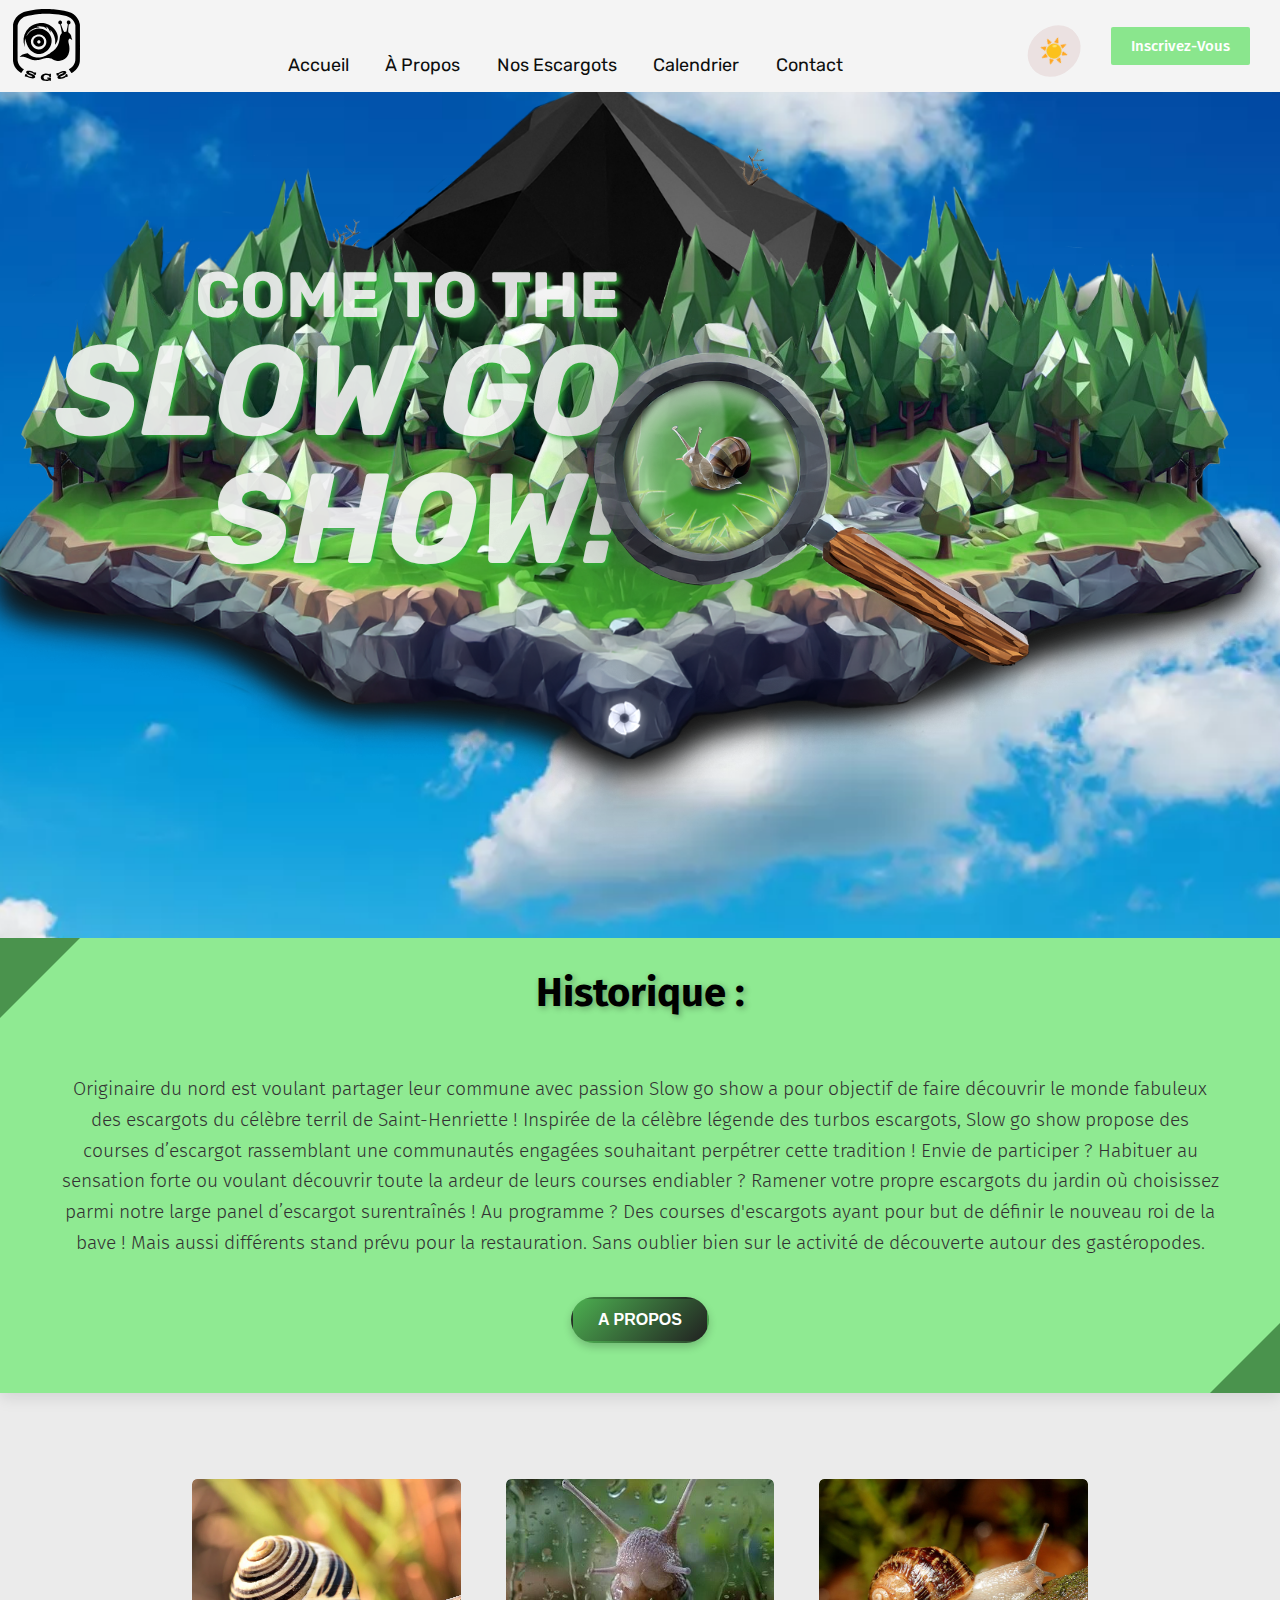
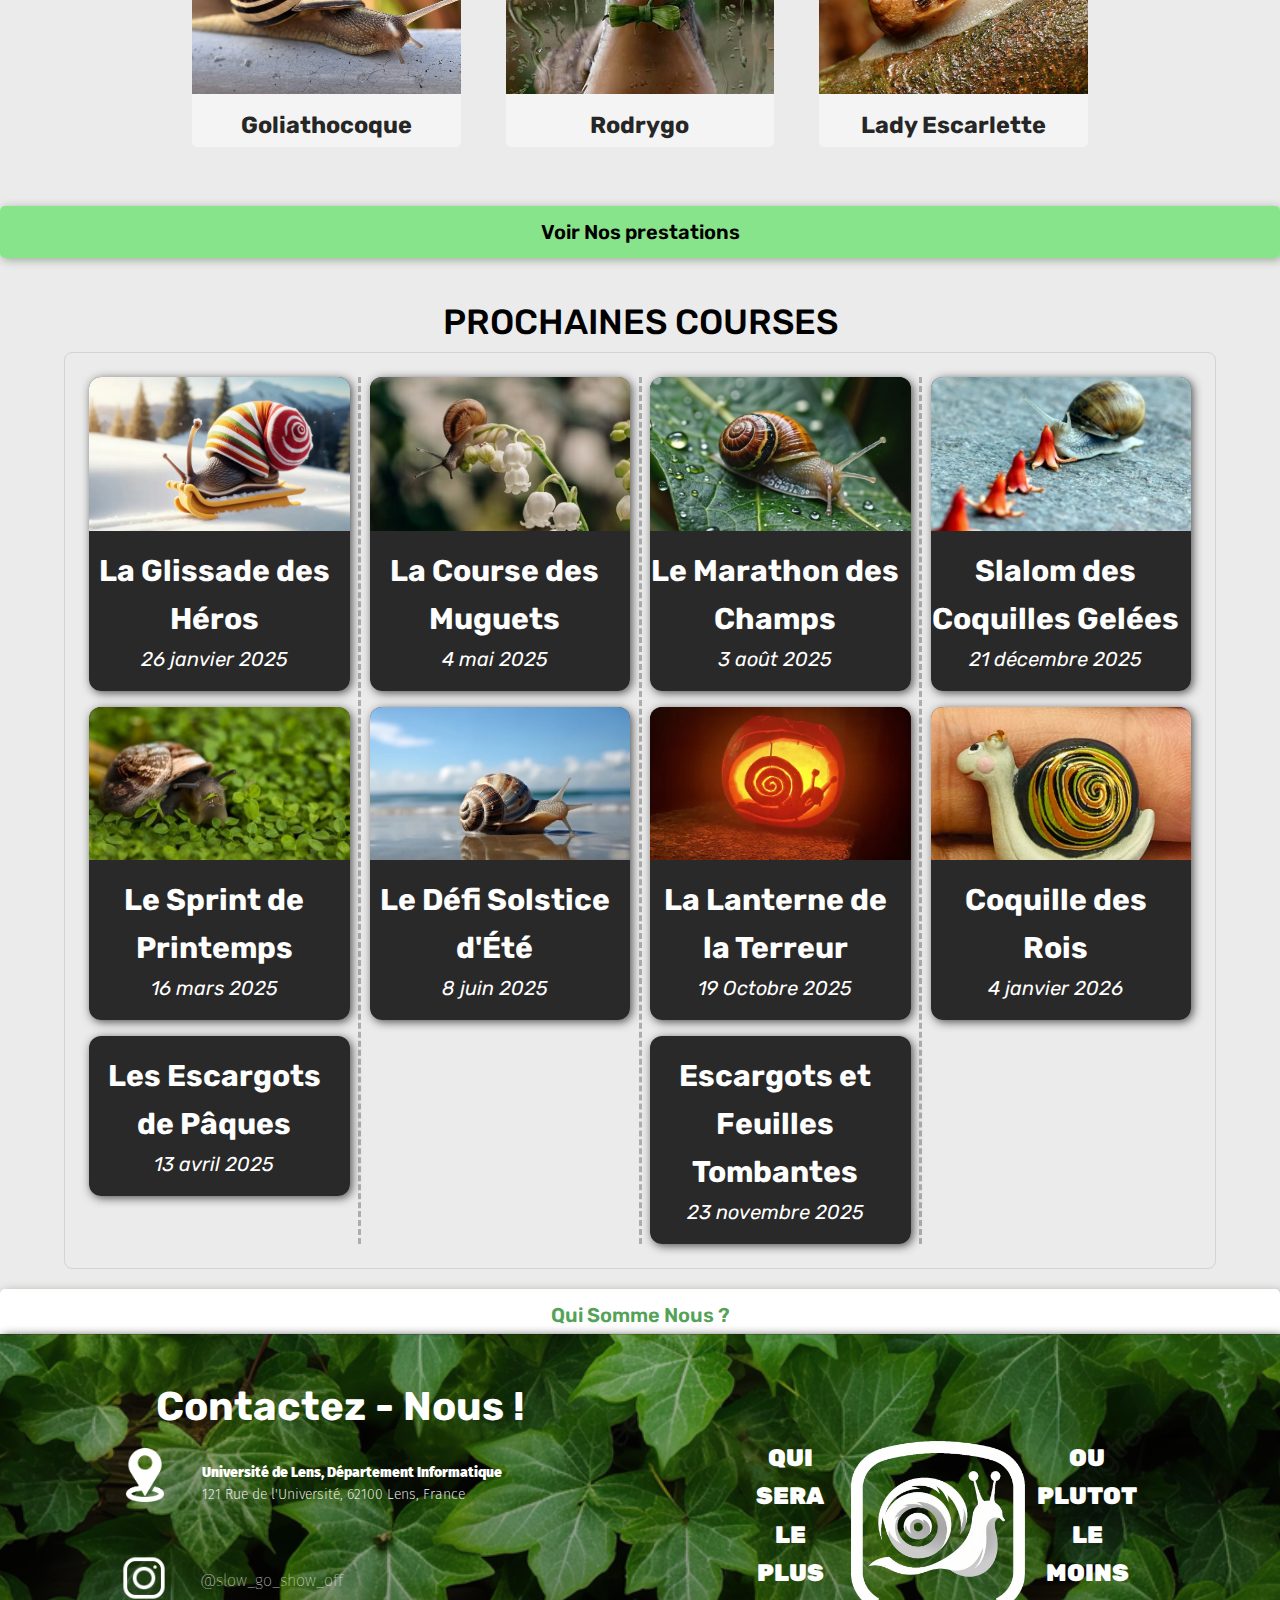
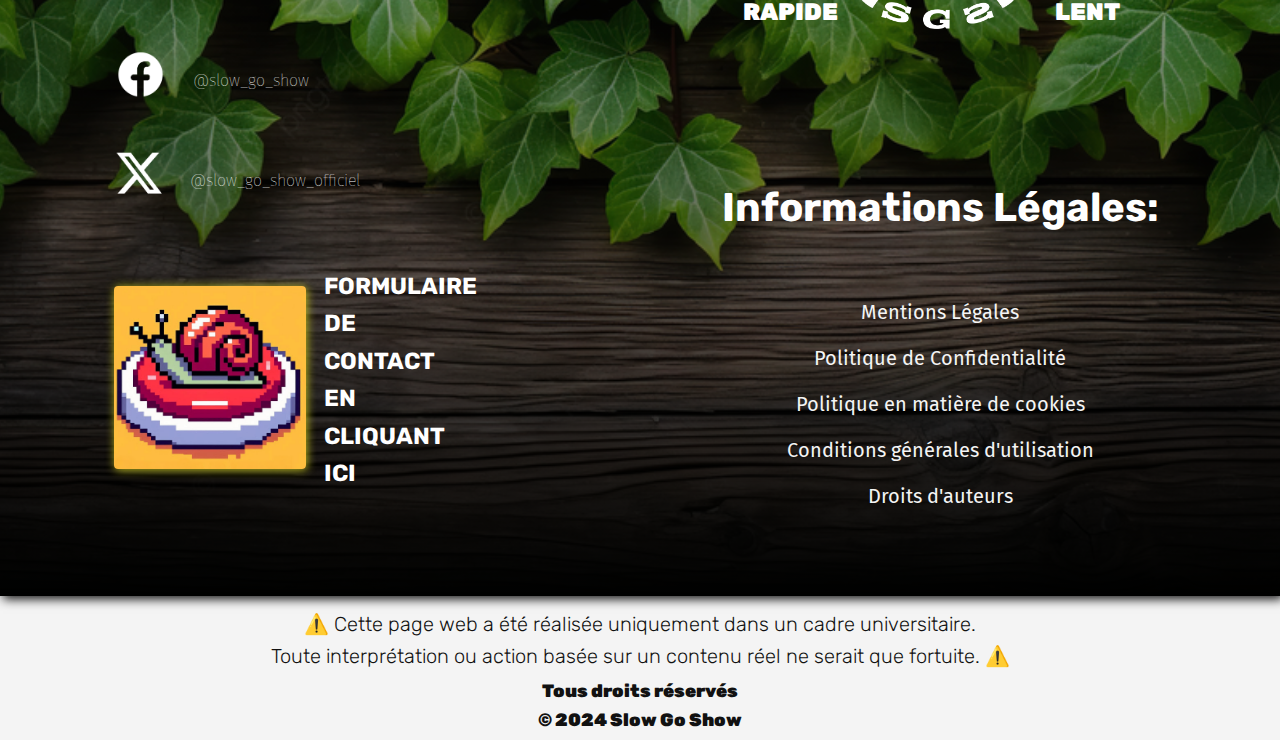
<file: index.html>
<!DOCTYPE html>
<html lang="fr">
  <head>
    <meta charset="UTF-8" />
    <link rel="icon" type="image/svg+xml" href="images/logo_white.svg" />
    <!-- Logo d'onglet de Navigation -->
    <meta name="viewport" content="width=device-width, initial-scale=1.0" />
    <title>Home</title>
    <link href="style.css" rel="stylesheet" />
    <link href="https://fonts.googleapis.com/css2?family=Rubik:wght@300;400;500;700&display=swap" rel="stylesheet"/>
    <!-- Police utilisé pour le Titre Principal-->
    <link href="https://fonts.googleapis.com/css2?family=Fira+Sans:wght@400;700&display=swap" rel="stylesheet"/>
  </head>

  <body>
    <header>
      <a href="index.html">
        <div class="logo">
          <img src="images/logo_black.svg" class="black"/>
          <img src="images/logo_white.svg" class="white"/>
        </div>
      </a>

      <!-- Barre de Navigation -->
      <nav>
        <a href="#accueil">Accueil</a>
        <a href="#propos">À Propos</a>
        <a href="#escargots">Nos Escargots</a>
        <a href="#calendrier">Calendrier</a>
        <a href="#contacter">Contact</a>
      </nav>

      <!-- Bouton ☀️ / 🌙 -->
      <div class="theme-switcher">
        <input type="checkbox" id="nuit_jour"/>
        <label for="nuit_jour" class="nuit_jour_label"></label>
      </div>

      <!-- Login -->
      <a href="FormulaireInscription/FormulaireInscription.html">
        <button class="login">Inscrivez-Vous</button>
      </a>
    </header>

    <!-- Parallaxe -->
    <div class="parallax" id="accueil">
      <div class="titre">
        <h1 class="titre_principal"><span>COME TO THE</span> SLOW GO SHOW!</h1>
      </div>

      <!-- Chaque Plan -->
      <img class="parallax__loupe1" src="images/loupe1.svg" alt=""/>
      <!-- Loupe Instrument -->
      <img class="parallax__loupe2" src="images/loupe2.svg" alt=""/>
      <!-- Loupe Contenu -->
      <img class="parallax__back" src="images/background.svg" alt=""/>
      <!-- Ciel -->
      <img class="parallax__back2" src="images/background.svg" alt=""/>
      <!-- Ciel Prolongement -->
      <img class="parallax__first" src="images/first.svg" alt=""/>
      <!-- Premier Plan (Forêt) -->
      <img class="parallax__deuxieme" src="images/2nd.svg" alt=""/>
      <!-- Second Plan (Arbres) -->
      <img class="parallax__terril" src="images/terril.svg" alt=""/>
      <!-- Arriere Plan (Terril) -->
    </div>

    <!-- Presentation -->
    <section class="presentation" id="propos">
      <h1>Historique :</h1>
      <p>
        Originaire du nord est voulant partager leur commune avec passion Slow
        go show a pour objectif de faire découvrir le monde fabuleux des
        escargots du célèbre terril de Saint-Henriette ! Inspirée de la célèbre
        légende des turbos escargots, Slow go show propose des courses
        d’escargot rassemblant une communautés engagées souhaitant perpétrer
        cette tradition ! Envie de participer ? Habituer au sensation forte ou
        voulant découvrir toute la ardeur de leurs courses endiabler ? Ramener
        votre propre escargots du jardin où choisissez parmi notre large panel
        d’escargot surentraînés ! Au programme ? Des courses d'escargots ayant
        pour but de définir le nouveau roi de la bave ! Mais aussi différents
        stand prévu pour la restauration. Sans oublier bien sur le activité de
        découverte autour des gastéropodes.
      </p>
      <a href="PresentationEntreprise/PresentationEntreprise.html">
        <button>A Propos</button>
      </a>
    </section>

    <!-- Escargots Phares -->
    <section class="escargots" id="escargots">
      <!-- N°1 -->
      <div class="escargot">
        <img src="images/escargot2.svg" alt="Goliathocoque" title="Goliathocoque"/>
        <h3>Goliathocoque</h3>
        <p class="detail"> Le titan de l'arène n'a que faire de la course, son but : écraser la concurrence<br />
          <a href="escargots.html">
            <button>En Savoir Plus</button>
          </a>
        </p>
      </div>

      <!-- N°2 -->
      <div class="escargot">
        <img src="images/escargot4.svg" alt="Rodrygo" title="Rodrygo" />
        <h3>Rodrygo</h3>
        <p class="detail">
          Surnomé L'éclair à ses début, Rodrygo est un as de la glisse. Après
          études, sa bave à été défini comme 150% plus glissante que la moyenne
          !<br /><a href="escargots.html"><button>En Savoir Plus</button></a>
        </p>
      </div>

      <!-- N°3 -->
      <div class="escargot">
        <img src="images/escargot3.svg"
          alt="Lady Escarlette"
          title="Lady Escarlette"/>
        <h3>Lady Escarlette</h3>
        <p class="detail">
          Reine des sous-bois, sans être la plus rapide, c'est la plus
          intelligente et n'hesitera pas à s'en servir à son avantage !<br /><a
            href="escargots.html"
            ><button>En Savoir Plus</button></a
          >
        </p>
      </div>
    </section>
    <!-- Redirection vers tous les escargots (HTML)  -->
    <div class="bouton_escargot">
      <a href="Prestation/Prestation.html"> Voir Nos prestations</a>
    </div>

    <!-- Calendrier -->
    <div class="calendrier" id="calendrier">
      <h1>Prochaines courses</h1>
      <ol>
        <li>
          <img src="images/neige.svg" title="Glissade des Héros" alt="neige"/>
          <span>La Glissade des Héros</span>
          <span>26 janvier 2025</span>
        </li>
        <li>
          <img src="images/aout.svg" title="Sprint de Printemps" alt="aout"/>
          <span>Le Sprint de Printemps</span>
          <span>16 mars 2025</span>
        </li>
        <li>
          <span>Les Escargots de Pâques</span>
          <span>13 avril 2025</span>
        </li>
        <li>
          <img src="images/muget.svg" title="Course des Muguets" alt="muget" />
          <span>La Course des Muguets</span>
          <span>4 mai 2025</span>
        </li>
        <li>
          <img src="images/ete.svg" title="Solstice d'Été" alt="ete"/>
          <span>Le Défi Solstice d'Été</span>
          <span>8 juin 2025</span>
        </li>
        <li>
          <span>Le Marathon des Champs</span>
          <span>3 août 2025</span>
          <img src="images/champs.svg" title="Marathon des Champs" alt="champs"/>
        </li>
        <li>
          <img src="images/halloween.svg" title="Lanterne de la Terreur" alt="halloween" />
          <span>La Lanterne de la Terreur</span>
          <span>19 Octobre 2025</span>
        </li>
        <li>
          <span>Escargots et Feuilles Tombantes</span>
          <span>23 novembre 2025</span>
        </li>
        <li>
          <img src="images/slalom.svg" title="Slalom des Coquilles Gelées" alt="slalom"/>
          <span>Slalom des Coquilles Gelées</span>
          <span>21 décembre 2025</span>
        </li>
        <li>
          <img src="images/roi.svg" title="Coquille des Rois" alt="roi" />
          <span>Coquille des Rois</span>
          <span>4 janvier 2026</span>
        </li>
      </ol>
    </div>
    <div class="boutton_createur">
      <a href="PresentationPatron/PresentationPatron.html">
        Qui Somme Nous ?</a
      >
    </div>

    <!-- Footer -->
    <div class="footer">
      <div class="haut-gauche" id="contacter">
        <h2>Contactez - Nous !</h2>
        <div class="Residence">
          <a href="https://urlr.me/ce5WXz" target="_blank"
            ><img class="localisation" src="images/localisation.svg" href="toto.html" alt="localisation"/>
        </a>
          <h3 class="emplacement">
            <strong>Université de Lens, Département Informatique</strong
            ><br />121 Rue de l'Université, 62100 Lens, France
          </h3>
        </div>
        <div class="reseaux1">
          <a href="https://www.instagram.com" target="_blank">
            <img class="insta" src="images/insta.svg" alt="insta"/></a>
          <h3 class="Reseaux" id="iut">@slow_go_show_off</h3>
          <br />
        </div>
        <div class="reseaux2">
          <a href="https://www.facebook.com" target="_blank">
            <img class="face" src="images/facebook.svg" alt="facebook"/>
          </a>
          <h3 class="Reseaux" id="iut2">@slow_go_show</h3>
          <br />
        </div>
        <div class="reseaux3">
          <a href="https://www.x.com" target="_blank">
            <img class="x" src="images/x.svg" alt="x"/>
          </a>
          <h3 class="Reseaux" id="iut3">@slow_go_show_off​iciel</h3>
        </div>
      </div>

      <div class="haut-droit">
        <p id="gauche">
          Qui<br />sera<br />
          le<br />plus<br />
          rapide
        </p>
        <img src="images/logo_white.svg" alt="logo_white"/>
        <p id="droite">
          Ou<br />plutot<br />
          le<br />moins<br />
          lent
        </p>
      </div>
      <div class="bas-gauche">
        <a href="FormulaireContact/FormulaireContact.html">
          <img class="pixl_escargot" src="images/Designer.svg" alt="Designer"/>
        </a>
        <h3>
          Formulaire <br />
          de <br />
          Contact <br />
          en <br />
          cliquant<br />
          ici
        </h3>
      </div>

      <div class="bas-droit">
        <h2>Informations Légales:</h2>
        <br />
        <a href="Mentions_legales.html">Mentions Légales</a><br />
        <a href="politique_confidentialite.html">Politique de Confidentialité</a
        ><br />
        <a href="politique_cookies.html">Politique en matière de cookies</a
        ><br />
        <a href="condition_g.html">Conditions générales d'utilisation</a><br />
        <a href="droits_dauteur.html">Droits d'auteurs</a>
      </div>
    </div>

    <!-- Modalité -->
    <footer>
      <p class="Modalite">
        ⚠️ Cette page web a été réalisée uniquement dans un cadre
        universitaire.<br />
        Toute interprétation ou action basée sur un contenu réel ne serait que
        fortuite. ⚠️
      </p>
      <h4 class="copyright">
        Tous droits réservés<br />&copy; 2024 Slow Go Show
      </h4>
    </footer>

    <!-- Script Js pour Effet parallaxe -->
    <script>
      const parallaxElements = document.querySelectorAll(
        ".parallax__back, .parallax__back_nuit, .parallax__first, .parallax__deuxieme, .parallax__terril, .parallax__loupe1, .parallax__loupe2, titre_principal"
      );
      window.addEventListener("scroll", () => {
        const scrollX = window.scrollX;
        const scrollY = window.scrollY;
        parallaxElements.forEach((element) => {
          const speed =
            parseFloat(
              getComputedStyle(element).getPropertyValue("--parallax-speed")
            ) || 0;
          const directionX =
            parseFloat(
              getComputedStyle(element).getPropertyValue("--direction-x")
            ) || 0;
          const directionY =
            parseFloat(
              getComputedStyle(element).getPropertyValue("--direction-y")
            ) || 1;
          const flou =
            parseFloat(getComputedStyle(element).getPropertyValue("--flou")) ||
            1;
          element.style.transform = `translate(${
            scrollX * directionX * speed * 2
          }px, ${scrollY * directionY * speed * 0.2}px)`;
          element.style.filter = `blur(${flou * scrollY * 0.003}px)`;
        });
      });
    </script>
  </body>
</html>
</file>
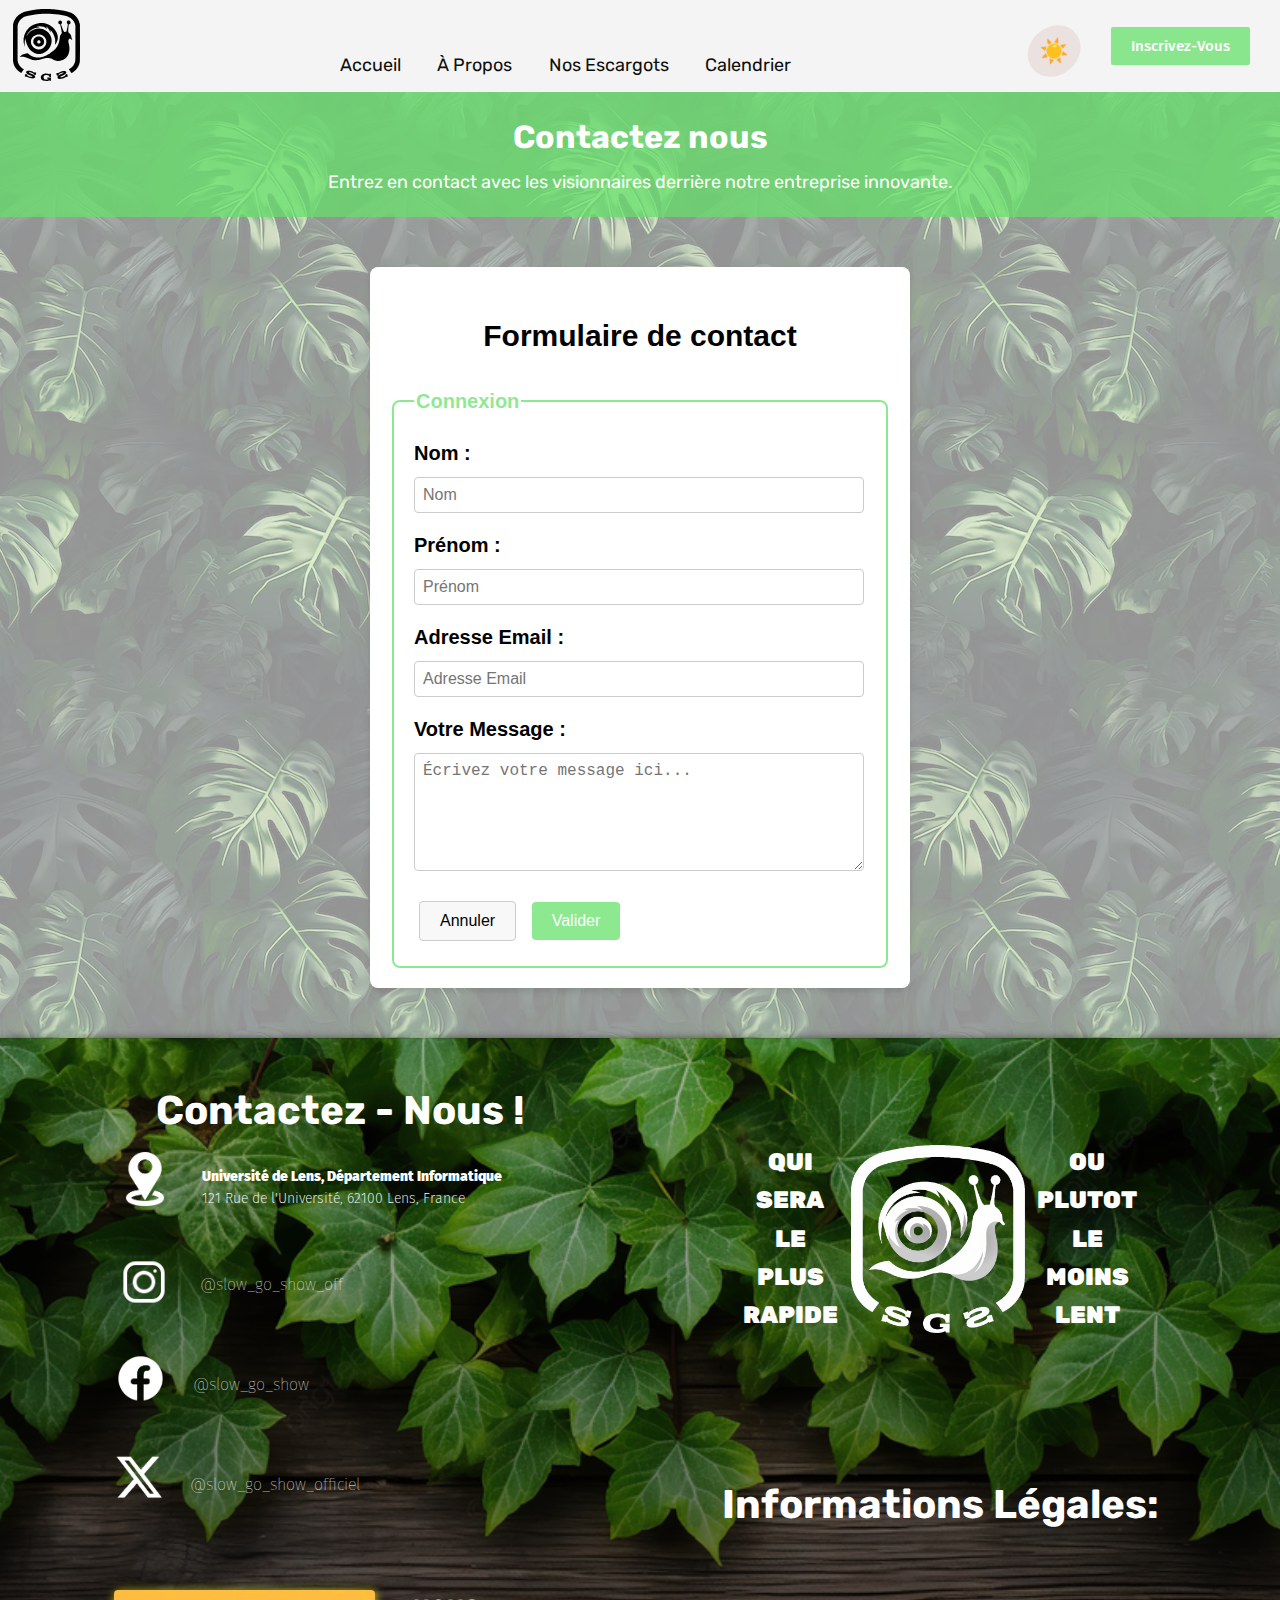
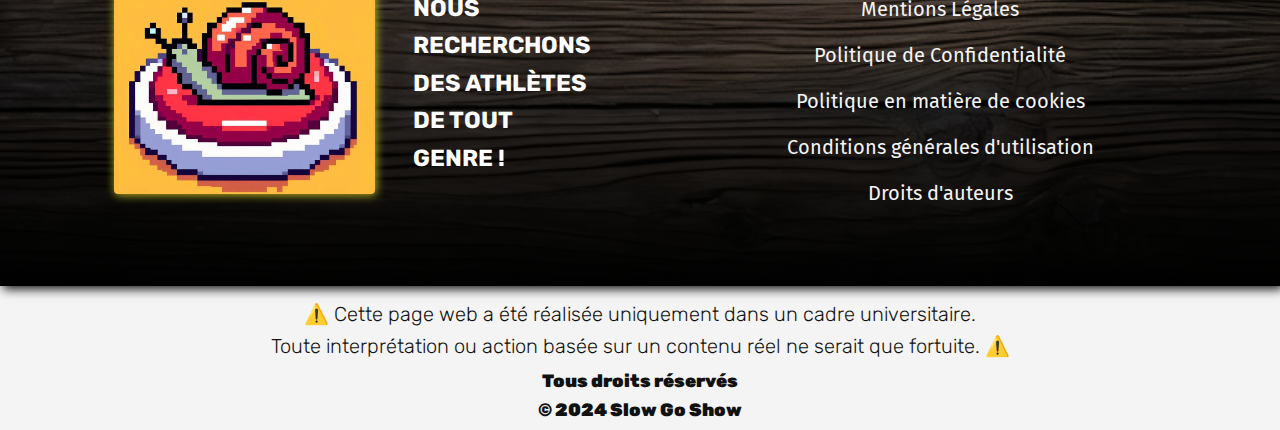
<file: FormulaireContact/FormulaireContact.html>
<!DOCTYPE html>
<html lang="fr">
  <head>
    <meta charset="UTF-8" />
    <link rel="icon" type="image/svg+xml" href="../images/logo_white.svg" />
    <!-- Logo d'onglet de Navigation -->
    <meta name="viewport" content="width=device-width, initial-scale=1.0" />
    <title>Contact</title>
    <link href="FormulaireContact.css" rel="stylesheet" />
    <link
      href="https://fonts.googleapis.com/css2?family=Rubik:wght@300;400;500;700&display=swap"
      rel="stylesheet"
    />
    <!-- Police utilisé pour le Titre Principal-->
    <link
      href="https://fonts.googleapis.com/css2?family=Fira+Sans:wght@400;700&display=swap"
      rel="stylesheet"
    />
  </head>

  <body>
    <header>
      <div class="logo">
        <a href="../index.html">
          <img src="../images/logo_black.svg" class="black" />
          <img src="../images/logo_white.svg" class="white" />
        </a>
      </div>

      <!-- Barre de Navigation -->
      <nav>
        <a href="../index.html#accueil">Accueil</a>
        <a href="../index.html#propos">À Propos</a>
        <a href="../index.html#escargots">Nos Escargots</a>
        <a href="../index.html#calendrier">Calendrier</a>
      </nav>

      <!-- Bouton ☀️ / 🌙 -->
      <div class="theme-switcher">
        <input type="checkbox" id="nuit_jour" />
        <label for="nuit_jour" class="nuit_jour_label"></label>
      </div>

      <!-- Login -->
      <a href="../FormulaireInscription/FormulaireInscription.html">
        <button class="login">Inscrivez-Vous</button>
      </a>
    </header>
    <a class="fauxheader">
      <div>
        <h1>Contactez nous</h1>
        <p>
          Entrez en contact avec les visionnaires derrière notre entreprise
          innovante.
        </p>
      </div>
    </a>
    <!-- Formulaire de contact-->
    <section>
      <h2>Formulaire de contact</h2>
      <fieldset>
        <legend>Connexion</legend>
        <form method="post">
          <label for="nom">Nom :</label>
          <input type="text" id="nom" name="Nom" placeholder="Nom" />

          <label for="prenom">Prénom :</label>
          <input type="text" id="prenom" name="Prénom" placeholder="Prénom" />

          <label for="Email">Adresse Email :</label>
          <input
            type="email"
            id="email"
            name="email"
            placeholder="Adresse Email"
          />

          <label for="message">Votre Message :</label>
          <textarea
            id="message"
            name="message"
            placeholder="Écrivez votre message ici..."
          ></textarea>

          <button type="reset">Annuler</button>
          <button type="submit">Valider</button>
        </form>
      </fieldset>
    </section>

    <!-- Footer -->
    <div class="footer">
      <div class="haut-gauche" id="contacter">
        <h2>Contactez - Nous !</h2>
        <div class="Residence">
          <a href="https://urlr.me/ce5WXz" target="_blank"
            ><img
              class="localisation"
              src="../images/localisation.svg"
              href="toto.html"
          /></a>
          <h3 class="emplacement">
            <strong>Université de Lens, Département Informatique</strong
            ><br />121 Rue de l'Université, 62100 Lens, France
          </h3>
        </div>
        <div class="reseaux1">
          <a href="https://www.instagram.com" target="_blank">
            <img class="insta" src="../images/insta.svg"
          /></a>
          <h3 class="Reseaux" id="iut">@slow_go_show_off</h3>
          <br />
        </div>
        <div class="reseaux2">
          <a href="https://www.facebook.com" target="_blank"
            ><img class="face" src="../images/facebook.svg"
          /></a>
          <h3 class="Reseaux" id="iut">@slow_go_show</h3>
          <br />
        </div>
        <div class="reseaux3">
          <a href="https://www.x.com" target="_blank"
            ><img class="x" src="../images/x.svg"
          /></a>
          <h3 class="Reseaux" id="iut">@slow_go_show_off​iciel</h3>
        </div>
      </div>

      <div class="haut-droit">
        <p id="gauche">
          Qui<br />sera<br />
          le<br />plus<br />
          rapide
        </p>
        <img src="../images/logo_white.svg" />
        <p id="droite">
          Ou<br />plutot<br />
          le<br />moins<br />
          lent
        </p>
      </div>

      <div class="bas-gauche">
        <img class="pixl_escargot" src="../images/Designer.svg" />
        <h3>
          Nous<br />recherchons<br />des athlètes<br />de tout<br />
          genre !
        </h3>
      </div>

      <div class="bas-droit">
        <h2>Informations Légales:</h2>
        <br />
        <a href="Mentions_legales.html">Mentions Légales</a><br />
        <a href="politique_confidentialite.html">Politique de Confidentialité</a
        ><br />
        <a href="politique_cookies.html">Politique en matière de cookies</a
        ><br />
        <a href="condition_g.html">Conditions générales d'utilisation</a><br />
        <a href="droits_dauteur.html">Droits d'auteurs</a>
      </div>
    </div>

    <!-- Modalité -->
    <footer>
      <p class="Modalite">
        ⚠️ Cette page web a été réalisée uniquement dans un cadre
        universitaire.<br />
        Toute interprétation ou action basée sur un contenu réel ne serait que
        fortuite. ⚠️
      </p>
      <h4 class="copyright">
        Tous droits réservés<br />&copy; 2024 Slow Go Show
      </h4>
    </footer>
  </body>
</html>
</file>
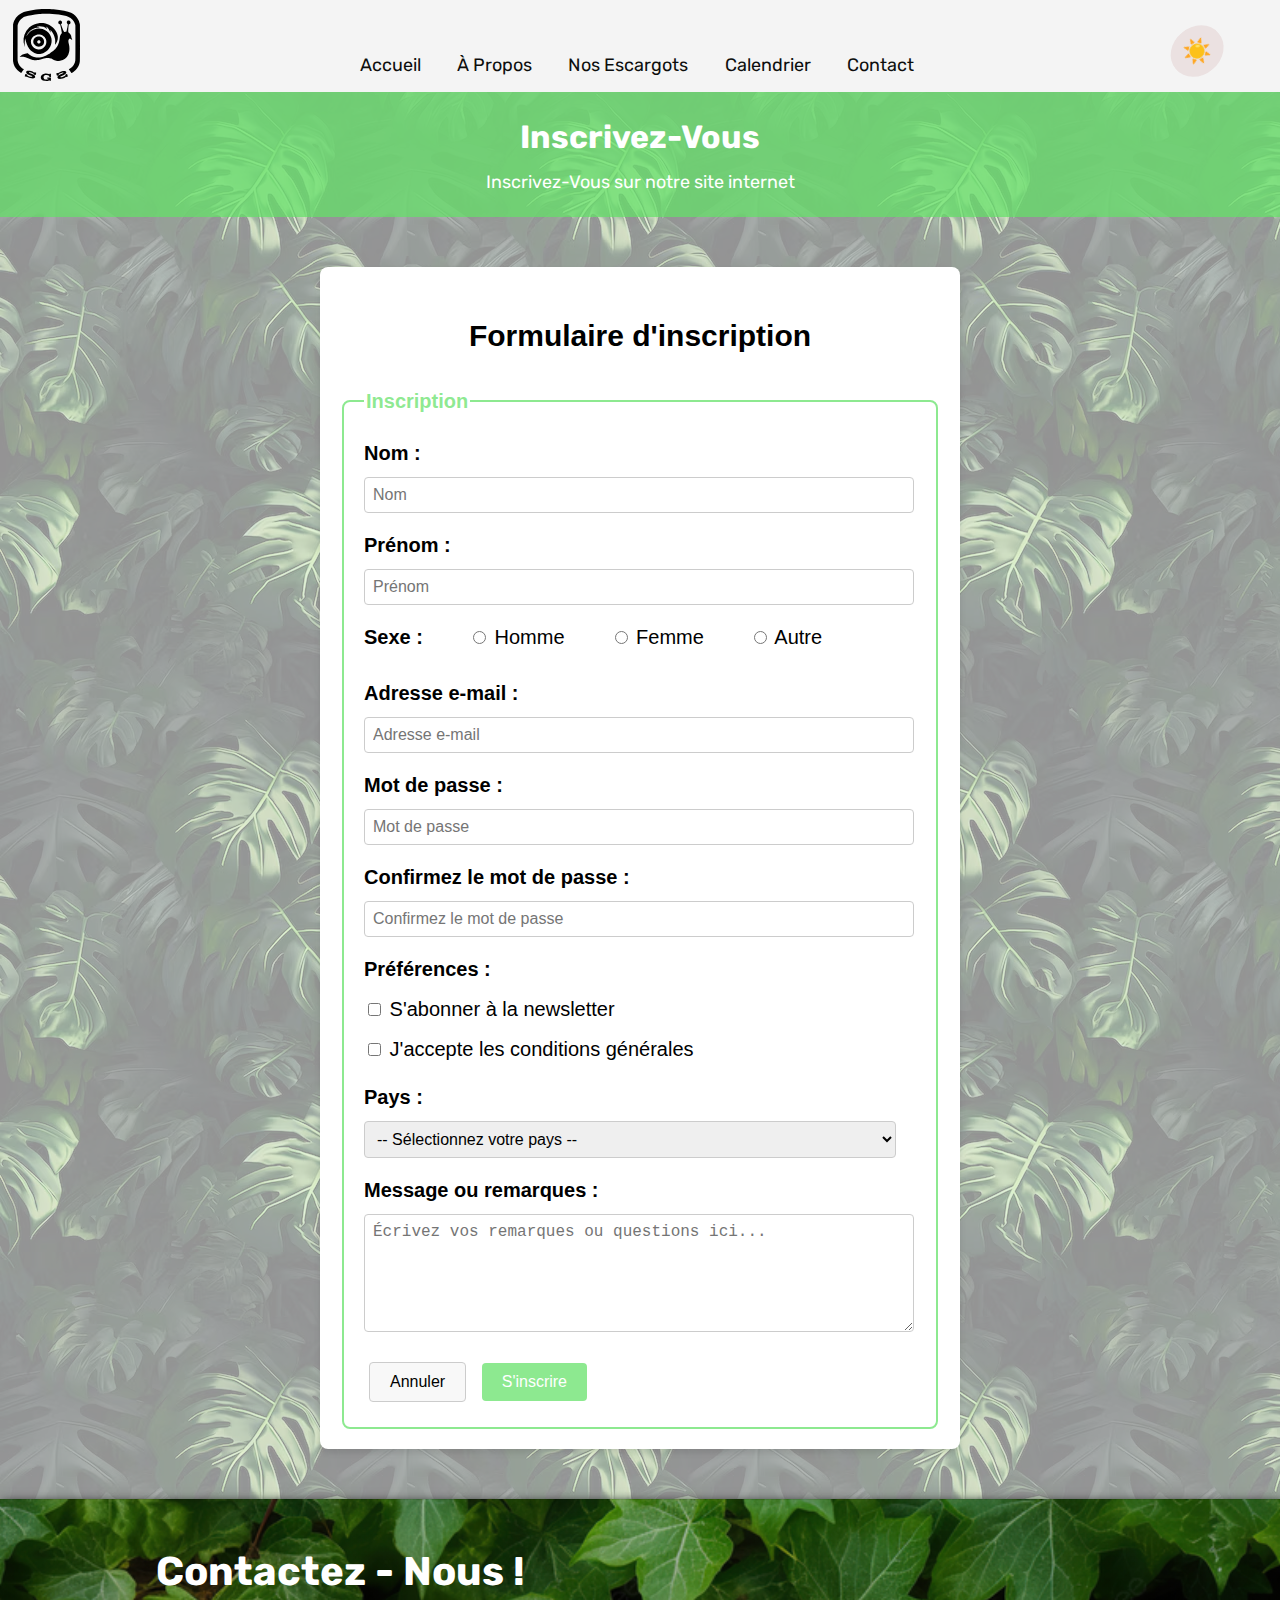
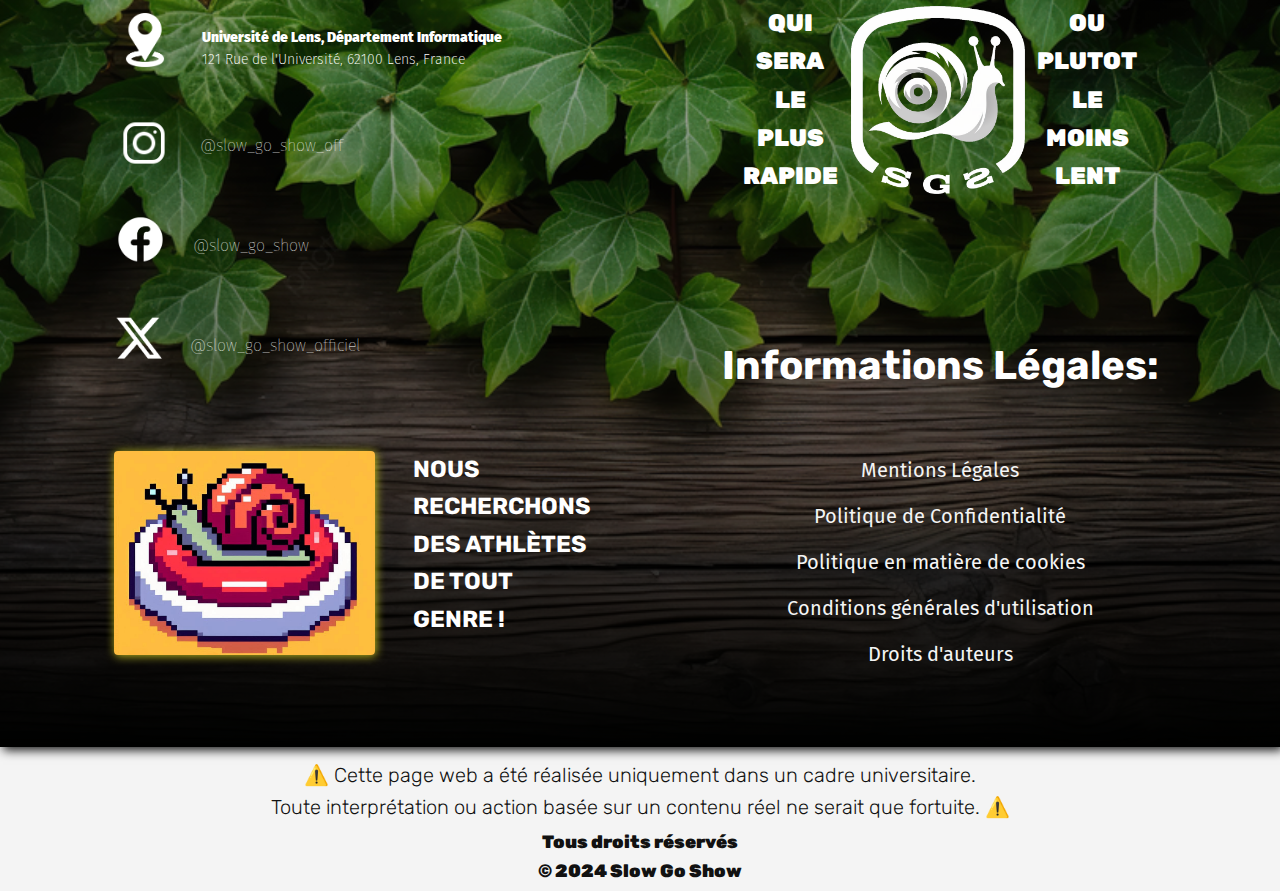
<file: FormulaireInscription/FormulaireInscription.html>
<!DOCTYPE html>
<html lang="fr">
  <head>
    <meta charset="UTF-8" />
    <link rel="icon" type="image/svg+xml" href="../images/logo_white.svg" />
    <!-- Logo d'onglet de Navigation -->
    <meta name="viewport" content="width=device-width, initial-scale=1.0" />
    <title>Inscription</title>
    <link href="FormulaireInscription.css" rel="stylesheet" />
    <link
      href="https://fonts.googleapis.com/css2?family=Rubik:wght@300;400;500;700&display=swap"
      rel="stylesheet"
    />
    <!-- Police utilisé pour le Titre Principal-->
    <link
      href="https://fonts.googleapis.com/css2?family=Fira+Sans:wght@400;700&display=swap"
      rel="stylesheet"
    />
  </head>
  <body>
    <header>
      <div class="logo">
        <a href="../index.html">
          <img src="../images/logo_black.svg" class="black" />
          <img src="../images/logo_white.svg" class="white" />
        </a>
      </div>

      <!-- Barre de Navigation -->
      <nav>
        <a href="../index.html#accueil">Accueil</a>
        <a href="../index.html#propos">À Propos</a>
        <a href="../index.html#escargots">Nos Escargots</a>
        <a href="../index.html#calendrier">Calendrier</a>
        <a href="../FormulaireContact/FormulaireContact.html">Contact</a>
      </nav>

      <!-- Bouton ☀️ / 🌙 -->
      <div class="theme-switcher">
        <input type="checkbox" id="nuit_jour" />
        <label for="nuit_jour" class="nuit_jour_label"></label>
      </div>
    </header>
    <a class="fauxheader">
      <div>
        <h1>Inscrivez-Vous</h1>
        <p>Inscrivez-Vous sur notre site internet</p>
      </div>
    </a>

    <!-- Formulaire d'inscription -->
    <section>
      <h2>Formulaire d'inscription</h2>
      <fieldset>
        <legend>Inscription</legend>
        <form method="post">
          <!-- Nom -->
          <label for="nom">Nom :</label>
          <input type="text" id="nom" name="Nom" placeholder="Nom" required />

          <!-- Prénom -->
          <label for="prenom">Prénom :</label>
          <input
            type="text"
            id="prenom"
            name="Prénom"
            placeholder="Prénom"
            required
          />

          <!-- Sexe -->
          <div class="options">
            <div class="genres">
              <label>Sexe :</label>
              <label class="lighter"
                ><input type="radio" name="Sexe" value="Homme" required />
                Homme</label
              >
              <label class="lighter"
                ><input type="radio" name="Sexe" value="Femme" /> Femme</label
              >
              <label class="lighter"
                ><input type="radio" name="Sexe" value="Autre" /> Autre</label
              >
            </div>
          </div>

          <!-- Adresse email -->
          <label for="email">Adresse e-mail :</label>
          <input
            type="text"
            id="email"
            name="Email"
            placeholder="Adresse e-mail"
            required
          />

          <!-- Mot de passe -->
          <label for="password">Mot de passe :</label>
          <input
            type="password"
            id="password"
            name="Mot_de_passe"
            placeholder="Mot de passe"
            required
          />

          <!-- Confirmation du mot de passe -->
          <label for="confirm-password">Confirmez le mot de passe :</label>
          <input
            type="password"
            id="confirm-password"
            name="Confirmation_mot_de_passe"
            placeholder="Confirmez le mot de passe"
            required
          />

          <!-- Préférences -->
          <div class="options">
            <label>Préférences :</label>
            <label class="lighter"
              ><input type="checkbox" name="news" value="Abonnement" />
              S'abonner à la newsletter</label
            >
            <label class="lighter"
              ><input type="checkbox" name="terms" value="Accept" required />
              J'accepte les conditions générales</label
            >
          </div>

          <!-- Pays -->
          <label for="pays">Pays :</label>
          <select id="pays" name="Pays" required>
            <option value="" disabled selected>
              -- Sélectionnez votre pays --
            </option>
            <option value="France">France</option>
            <option value="Belgique">Belgique</option>
            <option value="Suisse">Suisse</option>
            <option value="Canada">Canada</option>
            <option value="Etat-Unis">Etat-Unis</option>
            <option value="Royaume-Unis">Royaume-Unis</option>
            <option value="Espagne">Espagne</option>
            <option value="Italie">Italie</option>
            <option value="Algérie">Algérie</option>
            <option value="Russie">Russie</option>
            <option value="Chine">Chine</option>
            <option value="Japon">Japon</option>
            <option value="Australie">Australie</option>
            <option value="Nouvelle-Zélande">Nouvelle-Zélande</option>
            <option value="Afrique-du-Sud">Afrique du Sud</option>
            <option value="Brésil">Brésil</option>
          </select>

          <!-- Zone de texte -->
          <label for="message">Message ou remarques :</label>
          <textarea
            id="message"
            name="Message"
            placeholder="Écrivez vos remarques ou questions ici..."
          ></textarea>

          <!-- Boutons -->
          <button type="reset">Annuler</button>
          <button type="submit">S'inscrire</button>
        </form>
      </fieldset>
    </section>
    <!-- Footer -->
    <div class="footer">
      <div class="haut-gauche" id="contacter">
        <h2>Contactez - Nous !</h2>
        <div class="Residence">
          <a href="https://urlr.me/ce5WXz" target="_blank"
            ><img
              class="localisation"
              src="../images/localisation.svg"
              href="toto.html"
          /></a>
          <h3 class="emplacement">
            <strong>Université de Lens, Département Informatique</strong
            ><br />121 Rue de l'Université, 62100 Lens, France
          </h3>
        </div>
        <div class="reseaux1">
          <a href="https://www.instagram.com" target="_blank">
            <img class="insta" src="../images/insta.svg"
          /></a>
          <h3 class="Reseaux" id="iut">@slow_go_show_off</h3>
          <br />
        </div>
        <div class="reseaux2">
          <a href="https://www.facebook.com" target="_blank"
            ><img class="face" src="../images/facebook.svg"
          /></a>
          <h3 class="Reseaux" id="iut">@slow_go_show</h3>
          <br />
        </div>
        <div class="reseaux3">
          <a href="https://www.x.com" target="_blank"
            ><img class="x" src="../images/x.svg"
          /></a>
          <h3 class="Reseaux" id="iut">@slow_go_show_off​iciel</h3>
        </div>
      </div>

      <div class="haut-droit">
        <p id="gauche">
          Qui<br />sera<br />
          le<br />plus<br />
          rapide
        </p>
        <img src="../images/logo_white.svg" />
        <p id="droite">
          Ou<br />plutot<br />
          le<br />moins<br />
          lent
        </p>
      </div>

      <div class="bas-gauche">
        <img class="pixl_escargot" src="../images/Designer.svg" />
        <h3>
          Nous<br />recherchons<br />des athlètes<br />de tout<br />
          genre !
        </h3>
      </div>

      <div class="bas-droit">
        <h2>Informations Légales:</h2>
        <br />
        <a href="Mentions_legales.html">Mentions Légales</a><br />
        <a href="politique_confidentialite.html">Politique de Confidentialité</a
        ><br />
        <a href="politique_cookies.html">Politique en matière de cookies</a
        ><br />
        <a href="condition_g.html">Conditions générales d'utilisation</a><br />
        <a href="droits_dauteur.html">Droits d'auteurs</a>
      </div>
    </div>

    <!-- Modalité -->
    <footer>
      <p class="Modalite">
        ⚠️ Cette page web a été réalisée uniquement dans un cadre
        universitaire.<br />
        Toute interprétation ou action basée sur un contenu réel ne serait que
        fortuite. ⚠️
      </p>
      <h4 class="copyright">
        Tous droits réservés<br />&copy; 2024 Slow Go Show
      </h4>
    </footer>
  </body>
</html>
</file>
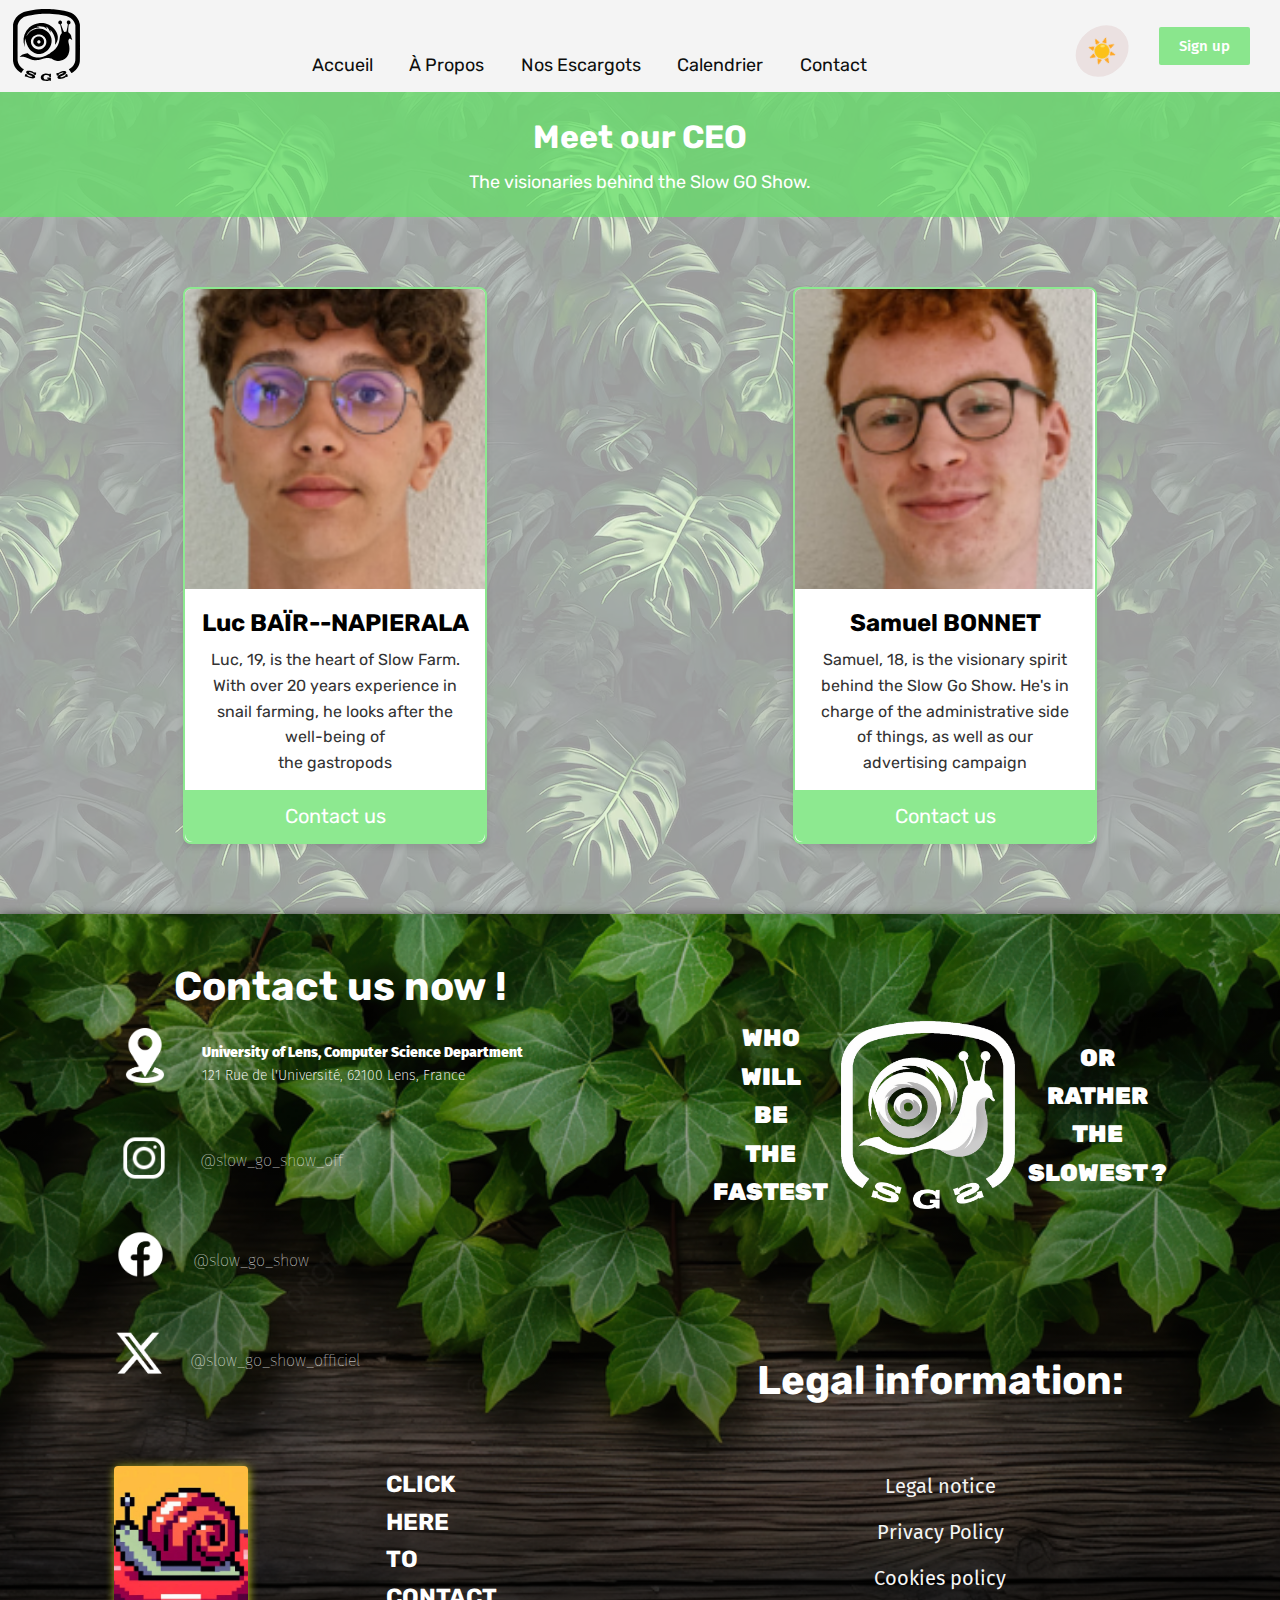
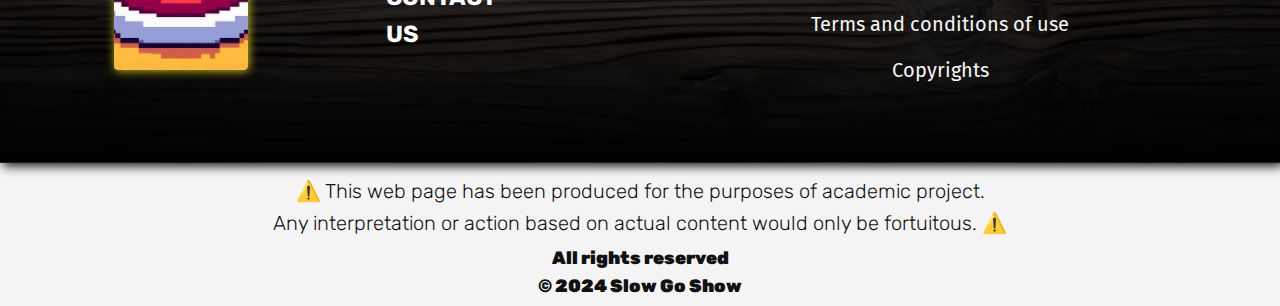
<file: PresentationPatron/PresentationPatron.html>
<!DOCTYPE html>
<html lang="fr">
  <head>
    <meta charset="UTF-8" />
    <link rel="icon" type="image/svg+xml" href="../images/logo_white.svg" />
    <!-- Logo d'onglet de Navigation -->
    <meta name="viewport" content="width=device-width, initial-scale=1.0" />
    <title>Présentation</title>
    <link href="PresentationPatron.css" rel="stylesheet" />
    <link
      href="https://fonts.googleapis.com/css2?family=Rubik:wght@300;400;500;700&display=swap"
      rel="stylesheet"
    />
    <!-- Police utilisé pour le Titre Principal-->
    <link
      href="https://fonts.googleapis.com/css2?family=Fira+Sans:wght@400;700&display=swap"
      rel="stylesheet"
    />
  </head>

  <body>
    <header>
      <div class="logo">
        <a href="../index.html">
          <img src="../images/logo_black.svg" class="black" />
          <img src="../images/logo_white.svg" class="white" />
        </a>
      </div>

      <!-- Barre de Navigation -->
      <nav>
        <a href="../index.html#accueil">Accueil</a>
        <a href="../index.html#propos">À Propos</a>
        <a href="../index.html#escargots">Nos Escargots</a>
        <a href="../index.html#calendrier">Calendrier</a>
        <a href="../FormulaireContact/FormulaireContact.html">Contact</a>
      </nav>


      <!-- Bouton ☀️ / 🌙 -->
      <div class="theme-switcher">
        <input type="checkbox" id="nuit_jour" />
        <label for="nuit_jour" class="nuit_jour_label"></label>
      </div>

      <!-- Login -->
      <a href="../FormulaireInscription/FormulaireInscription.html">
        <button class="login">Sign up</button>
      </a>
    </header>

    <a class="fauxheader">
      <div>
        <h1>Meet our CEO</h1>
        <p>The visionaries behind the Slow GO Show.</p>
      </div>
    </a>

    <section>
      <!-- Patron 1 -->
      <article class="card">
        <img
          src="../images/Luc_Patron.png"
          alt="Portrait de Luc BAÏR--NAPIERALA"
        />
        <h2>Luc BAÏR--NAPIERALA</h2>
        <p>
          Luc, 19, is the heart of Slow Farm. With over 20 years experience in
          snail farming, he looks after the well-being of </br>the gastropods
        </p>
        <a
          href="../FormulaireContact/FormulaireContact.html"
          class="contact"
          aria-label="Envoyer un email à Luc"
        >
          Contact us
        </a>
      </article>

      <!-- Patron 2 -->
      <article class="card">
        <img
          src="../images/Samuel_Patron.png"
          alt="Portrait de Samuel BONNET"
        />
        <h2>Samuel BONNET</h2>
        <p>
          Samuel, 18, is the visionary spirit behind the Slow Go Show. He's in
          charge of the administrative side of things, as well as our
          advertising campaign
        </p>
        <a
          href="../FormulaireContact/FormulaireContact.html"
          class="contact"
          aria-label="Envoyer un email à Samuel"
        >
          Contact us
        </a>
      </article>
    </section>

    <!-- Footer -->
    <div class="footer">
      <div class="haut-gauche" id="contacter">
        <h2>Contact us now !</h2>
        <div class="Residence">
          <a href="https://urlr.me/ce5WXz" target="_blank"
            ><img
              class="localisation"
              src="../images/localisation.svg"
              href="toto.html"
          /></a>
          <h3 class="emplacement">
            <strong>University of Lens, Computer Science Department</strong
            ><br />121 Rue de l'Université, 62100 Lens, France
          </h3>
        </div>
        <div class="reseaux1">
          <a href="https://www.instagram.com" target="_blank">
            <img class="insta" src="../images/insta.svg"
          /></a>
          <h3 class="Reseaux" id="iut">@slow_go_show_off</h3>
          <br />
        </div>
        <div class="reseaux2">
          <a href="https://www.facebook.com" target="_blank"
            ><img class="face" src="../images/facebook.svg"
          /></a>
          <h3 class="Reseaux" id="iut">@slow_go_show</h3>
          <br />
        </div>
        <div class="reseaux3">
          <a href="https://www.x.com" target="_blank"
            ><img class="x" src="../images/x.svg"
          /></a>
          <h3 class="Reseaux" id="iut">@slow_go_show_off​iciel</h3>
        </div>
      </div>

      <div class="haut-droit">
        <p id="gauche">
          Who<br />will<br />
          be<br />the<br />
          fastest
        </p>
        <img src="../images/logo_white.svg" />
        <p id="droite">
          or<br />rather<br />
          the<br />slowest ?
        </p>
      </div>

      <div class="bas-gauche">
        <a href="FormulaireContact/FormulaireContact.html">
          <img class="pixl_escargot" src="../images/Designer.svg" />
        </a>
        <h3>
          Click <br />
          here <br />
          to <br />
          contact <br />
          us
        </h3>
      </div>

      <div class="bas-droit">
        <h2>Legal information:</h2>
        <br />
        <a href="Mentions_legales.html">Legal notice</a><br />
        <a href="politique_confidentialite.html">Privacy Policy</a><br />
        <a href="politique_cookies.html">Cookies policy</a><br />
        <a href="condition_g.html">Terms and conditions of use</a><br />
        <a href="droits_dauteur.html">Copyrights</a>
      </div>
    </div>

    <!-- Modalité -->
    <footer>
      <p class="Modalite">
        ⚠️ This web page has been produced for the purposes of academic
        project.<br />
        Any interpretation or action based on actual content would only be
        fortuitous. ⚠️
      </p>
      <h4 class="copyright">
        All rights reserved<br />&copy; 2024 Slow Go Show
      </h4>
    </footer>
  </body>
</html>
</file>
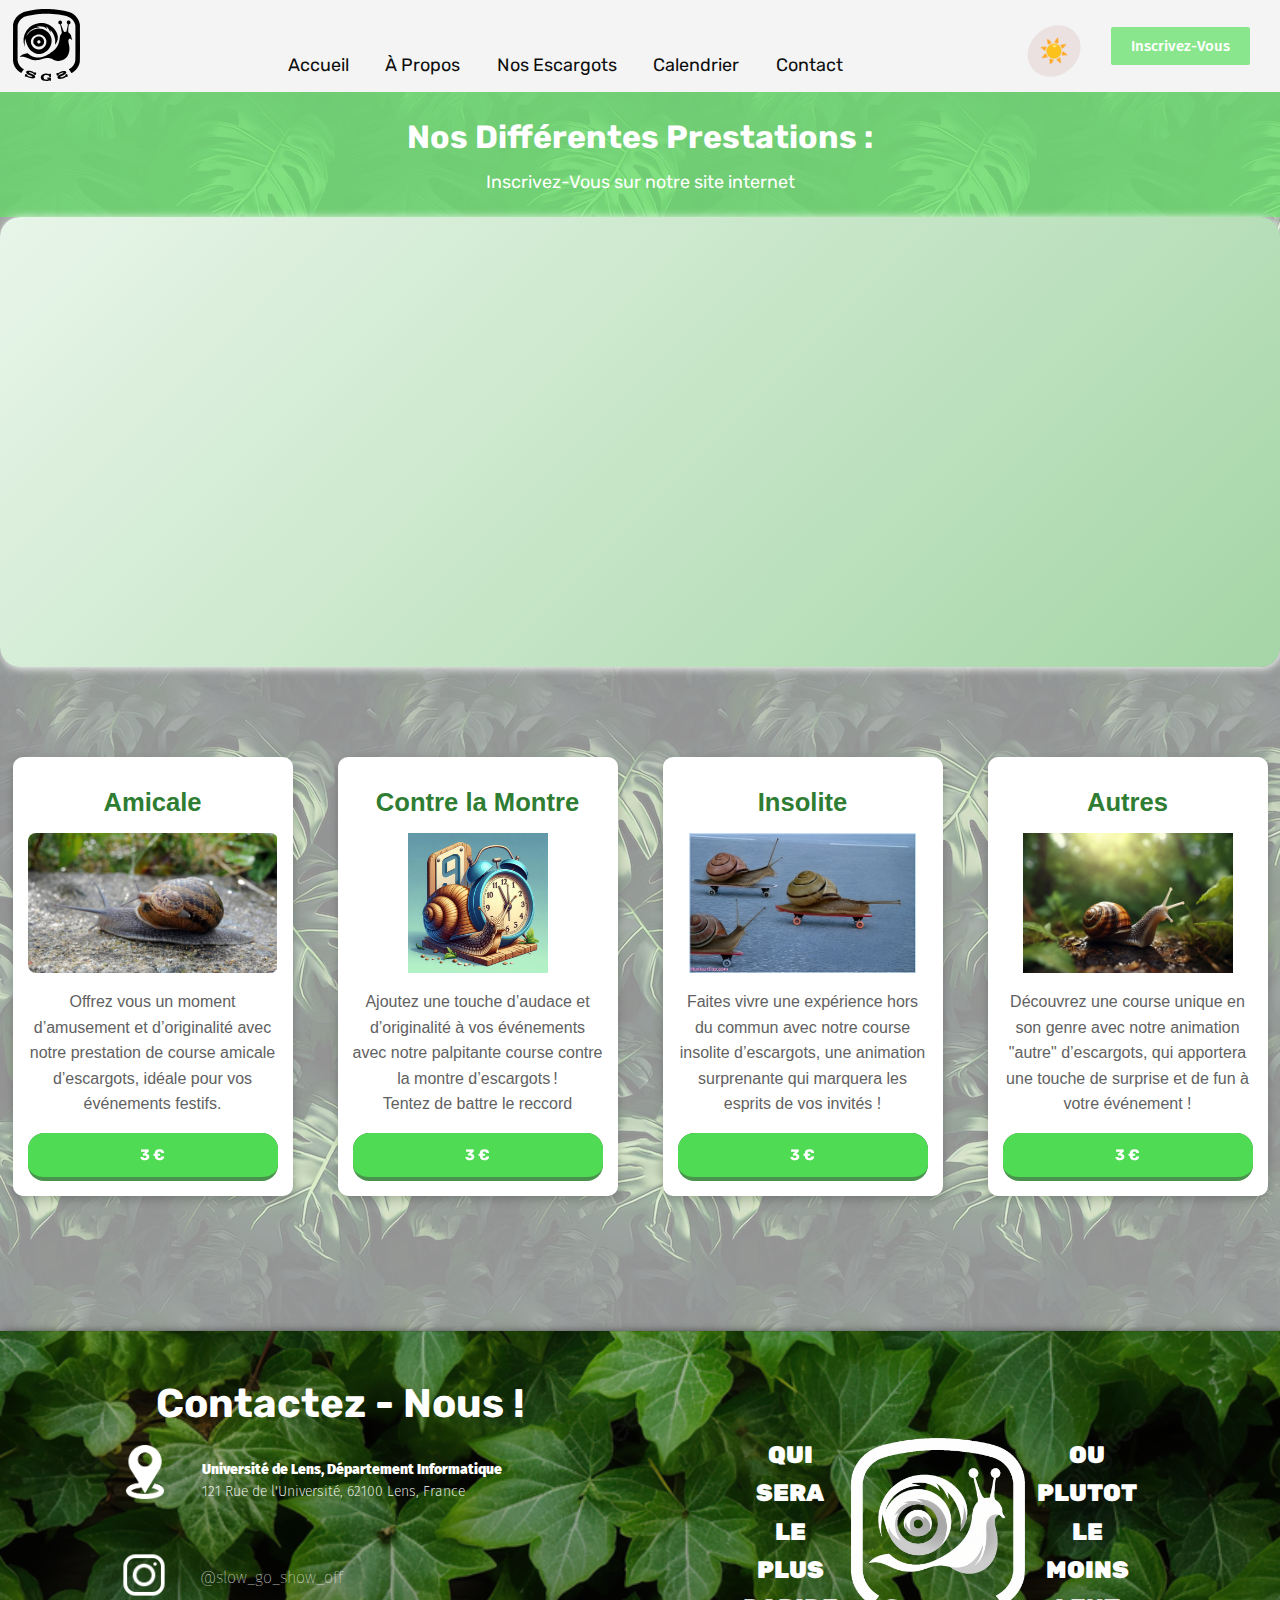
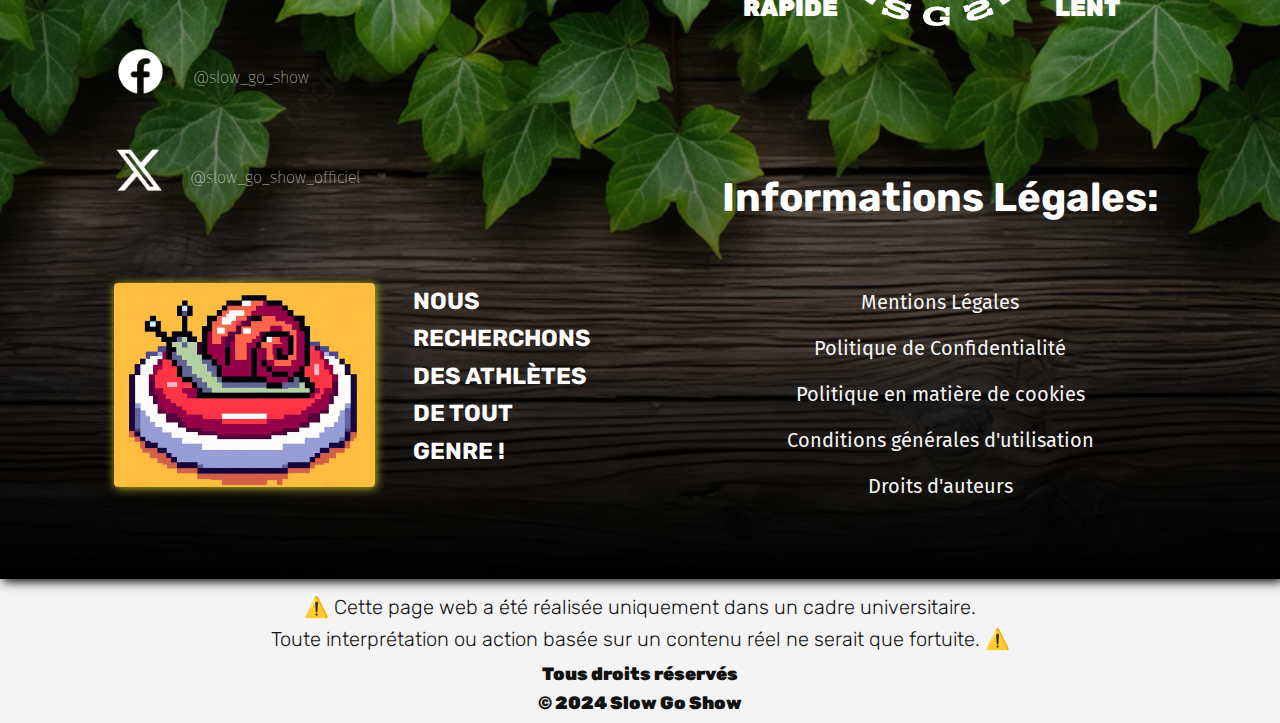
<file: Prestation/Prestation.html>
<!DOCTYPE html>
<html>
  <head>
    <meta charset="utf-8" />
    <meta http-equiv="X-UA-Compatible" content="IE=edge" />
    <title>Prestations</title>
    <meta name="description" content="" />
    <meta name="viewport" content="width=device-width, initial-scale=1" />
    <link rel="stylesheet" href="Prestation.css" />
    <link
      href="https://fonts.googleapis.com/css2?family=Rubik:wght@300;400;500;700&display=swap"
      rel="stylesheet"
    />
    <!-- Police utilisé pour le Titre Principal-->
    <link
      href="https://fonts.googleapis.com/css2?family=Fira+Sans:wght@400;700&display=swap"
      rel="stylesheet"
    />
  </head>
  <body>
    <header>
      <a href="../index.html">
        <div class="logo">
          <img src="../images/logo_black.svg" class="black" />
          <img src="../images/logo_white.svg" class="white" />
        </div>
      </a>

      <!-- Barre de Navigation -->
      <nav>
        <a href="../index.html#accueil">Accueil</a>
        <a href="../index.html#propos">À Propos</a>
        <a href="../index.html#escargots">Nos Escargots</a>
        <a href="../index.html#calendrier">Calendrier</a>
        <a href="../FormulaireContact/FormulaireContact.html">Contact</a>
      </nav>

      <!-- Bouton ☀️ / 🌙 -->
      <div class="theme-switcher">
        <input type="checkbox" id="nuit_jour" />
        <label for="nuit_jour" class="nuit_jour_label"></label>
      </div>

      <!-- Login -->
      <a href="../FormulaireInscription/FormulaireInscription.html">
        <button class="login">Inscrivez-Vous</button>
      </a>
    </header>
    <a class="fauxheader">
      <div>
        <h1>Nos Différentes Prestations :</h1>
        <p>Inscrivez-Vous sur notre site internet</p>
      </div>
    </a>
    <div class="caroussel">
      <img src="../images/escargot5.jpg" alt="Course Amicale" />
      <img src="../images/escargot6.avif" alt="Course Contre la Montre" />
      <img src="../images/escargot7.jpg" alt="Course Autres" />
      <img src="../images/Insolite.jpeg" alt="Course Insolite" />
      <div class="pagination">
        <span class="dot active"></span>
        <span class="dot"></span>
        <span class="dot"></span>
        <span class="dot"></span>
      </div>
    </div>
    <div class="achat">
      <div class="amicale">
        <h2>Amicale</h2>
        <img src="../images/escargot 8.jfif" alt="Course Amicale" />
        <p>
          Offrez vous un moment d’amusement et d’originalité avec notre
          prestation de course amicale d’escargots, idéale pour vos événements
          festifs.
        </p>
        <button>3 €</button>
      </div>
      <div class="montre">
        <h2>Contre la Montre</h2>
        <img src="../images/montre.jpeg" alt="Course Contre la Montre" />
        <p>
          Ajoutez une touche d’audace et d’originalité à vos événements avec
          notre palpitante course contre la montre d’escargots !<br />
          Tentez de battre le reccord
        </p>
        <button>3 €</button>
      </div>
      <div class="insolite">
        <h2>Insolite</h2>
        <img src="../images/Insolite.jpeg" alt="Course Insolite" />
        <p>
          Faites vivre une expérience hors du commun avec notre course insolite
          d’escargots, une animation surprenante qui marquera les esprits de vos
          invités !
        </p>
        <button>3 €</button>
      </div>
      <div class="autre">
        <h2>Autres</h2>
        <img src="../images/escargot7.jpg" alt="Course Autres" />
        <p>
          Découvrez une course unique en son genre avec notre animation "autre"
          d’escargots, qui apportera une touche de surprise et de fun à votre
          événement !
        </p>
        <button>3 €</button>
      </div>
    </div>
    <!-- Footer -->
    <div class="footer">
      <div class="haut-gauche" id="contacter">
        <h2>Contactez - Nous !</h2>
        <div class="Residence">
          <a href="https://urlr.me/ce5WXz" target="_blank"
            ><img
              class="localisation"
              src="../images/localisation.svg"
              href="toto.html"
          /></a>
          <h3 class="emplacement">
            <strong>Université de Lens, Département Informatique</strong
            ><br />121 Rue de l'Université, 62100 Lens, France
          </h3>
        </div>
        <div class="reseaux1">
          <a href="https://www.instagram.com" target="_blank">
            <img class="insta" src="../images/insta.svg"
          /></a>
          <h3 class="Reseaux" id="iut">@slow_go_show_off</h3>
          <br />
        </div>
        <div class="reseaux2">
          <a href="https://www.facebook.com" target="_blank"
            ><img class="face" src="../images/facebook.svg"
          /></a>
          <h3 class="Reseaux" id="iut">@slow_go_show</h3>
          <br />
        </div>
        <div class="reseaux3">
          <a href="https://www.x.com" target="_blank"
            ><img class="x" src="../images/x.svg"
          /></a>
          <h3 class="Reseaux" id="iut">@slow_go_show_off​iciel</h3>
        </div>
      </div>

      <div class="haut-droit">
        <p id="gauche">
          Qui<br />sera<br />
          le<br />plus<br />
          rapide
        </p>
        <img src="../images/logo_white.svg" />
        <p id="droite">
          Ou<br />plutot<br />
          le<br />moins<br />
          lent
        </p>
      </div>

      <div class="bas-gauche">
        <img class="pixl_escargot" src="../images/Designer.svg" />
        <h3>
          Nous<br />recherchons<br />des athlètes<br />de tout<br />
          genre !
        </h3>
      </div>

      <div class="bas-droit">
        <h2>Informations Légales:</h2>
        <br />
        <a href="Mentions_legales.html">Mentions Légales</a><br />
        <a href="politique_confidentialite.html">Politique de Confidentialité</a
        ><br />
        <a href="politique_cookies.html">Politique en matière de cookies</a
        ><br />
        <a href="condition_g.html">Conditions générales d'utilisation</a><br />
        <a href="droits_dauteur.html">Droits d'auteurs</a>
      </div>
    </div>

    <!-- Modalité -->
    <footer>
      <p class="Modalite">
        ⚠️ Cette page web a été réalisée uniquement dans un cadre
        universitaire.<br />
        Toute interprétation ou action basée sur un contenu réel ne serait que
        fortuite. ⚠️
      </p>
      <h4 class="copyright">
        Tous droits réservés<br />&copy; 2024 Slow Go Show
      </h4>
    </footer>
  </body>
</html>
</file>
<file: style.css>
/* Parallax */

.parallax {
  z-index: 4;
  position: relative;
  overflow: hidden;
  min-height: 25vh;
  display: grid;
  grid-template-areas: "stack";
  height: 110vh;
  margin: -15vh;
  margin-top: -16vh;
}

.parallax > * {
  grid-area: stack;
}

.parallax > .parallax__back, .parallax >.parallax__first ,.parallax > .parallax__deuxieme,.parallax > .parallax__terril{
  width: 130%;
  max-width: none;
  object-fit: contain;
  margin-left: -15%;
  margin-right: -15%;
  margin-top: -10%;
}

.parallax__back, .parallax__back2 {
  --parallax-speed: 4;
  --direction-x: 1;
  --direction-y: 1;
  z-index: 2;
  object-fit: cover;
  height: 100%;
  background-repeat: repeat;
  max-width: 95%;
  filter: blur(2px);
  filter: grayscale(0%);
  --flou: 4;
}

/* 🌙 */
body:has(#nuit_jour:checked) .parallax{
  filter: grayscale(15%);
  transition: opacity 2s;
}

.parallax__first {
  --parallax-speed: 7;
  z-index: 5;
  --direction-x: 1;
  --direction-y: 1;
  --flou: 1;
}

.parallax__deuxieme {
  --parallax-speed: 6;
  z-index: 4;
  --direction-x: 1;
  --direction-y: 1;
  --flou: 2;
}

.parallax__terril {
  --parallax-speed: 5;
  z-index: 3;
  --direction-x: 1;
  --direction-y: 1;
  --flou: 3;
}

.parallax__loupe1 {
  --parallax-speed: 11;
  z-index: 19;
  --direction-x: 1;
  --direction-y: 1;
  --flou: 2;
  margin-top: -6vh;
}

.parallax__loupe2 {
  --parallax-speed: 11;
  z-index: 11;
  --direction-x: 1;
  --direction-y: 1;
  --flou: 1;
  margin-top: -6vh;
}

/* Responsive Parallaxe Mobile 1 */
@media (max-width: 768px) {
  .parallax{
    margin-top: -3vh;
    height: 90vh;
  }
}
/* Responsive Parallaxe Mobile 2 */
@media (max-width: 468px) {
  .parallax{
    margin-top: -3vh;
    height: 60vh;
  }
}

/* Structure Générale */

html {
  background-color: #ebebeb;
  scroll-behavior: smooth;
}

/* ☀️ */
body {
  color: #f4f4f4;
  margin: 0;
  font-size: 1.25rem;
  overflow-x: hidden;
  line-height: 1.6;
  font-family: 'Rubik', sans-serif;
}


/* 🌙 */
body:has(#nuit_jour:checked) {
  background-color: #111;
  color: #ffffff;
}



/* Header & Nav */

/* ☀️ */
header {
  z-index: 10;
  display: flex;
  justify-content: space-between;
  align-items: center;
  padding: 10px 30px;
  background-color: #f4f4f4;
  color: white;
  position: sticky;
  transition: background-color 0.7s ease, top 0.2s ease-in-out;
  height: 8vh;
}

/* 🌙 */
header:has(#nuit_jour:checked) {
  background-color: #111;
  color: #ffffff;
  transition: background-color 0.7s ease;
}

img {
  display: block;
  max-width: 100%;
}

.flex-group {
  display: flex;
  gap: 1rem;

}

.container {
  width: 200%;
}

.button {
  font: inherit;
  font-style: italic;
  text-transform: uppercase;
  background: hsl(279, 75%, 59%);
  padding: 1em 2em;
  border: 0;
  border-radius: 0.125em;
  box-shadow: 1px 1px 3px whitesmoke;
}

.logo {
  border-radius: 5px;
  overflow: hidden;
  margin-bottom: -1vh;
}

.logo img {
  position: absolute;
  top: 0;
  left: 0;
  margin-top: 1vh;
  margin-left: 1vw;
  object-fit: contain;
  height: 8vh;
  transition: opacity 0.7s ease;
}

.logo .white {
  opacity: 0;
  visibility: hidden;
  transition: opacity 0.7s ease, visibility 0.7s ease;
}

.logo .black {
  opacity: 1;
  visibility: visible;
  transition: opacity 0.7s ease, visibility 0.7s ease;
}

/* Responsive logo Mobile 1 */
@media (max-width: 768px) {
  .logo .white, .logo .black {
    transform: scale(0.8);
    margin-left: 3.5vw;
  }
}
/* Responsive logo Mobile 1 */
@media (max-width: 468px) {
  .logo .white, .logo .black {
    transform: scale(0.4);
    margin-left: 1vw;
    top: 10%;
  }
}

/* 🌙 */
body:has(#nuit_jour:checked) .logo .white {
  opacity: 1;
  visibility: visible;
}
/* 🌙 */
body:has(#nuit_jour:checked) .logo .black {
  opacity: 0;
  visibility: hidden;
}


.titre {
  z-index: 13;
  margin-block-start: max(20vh, 8rem);
  margin-left: 7vw;
  opacity: 90%;
  width: 50%;
}

.titre_principal {
  font-size: 8rem;
  max-width: 10ch;
  line-height: 1;
  font-style: italic;
  position: relative;
  text-shadow: 3px 3px 5px rgb(53, 187, 60);
  margin-top: 15vh;
  margin-left: -16vw;
  font-family: 'Rubik', sans-serif;
  text-align: right;


  > span {
    font-style: normal;
    font-size: 0.5em;
    display: block;
  }

  &::after {
    content: "";
    position: absolute;
    inset: 0;
    z-index: -1;
    scale: 2;
    opacity: 0.5;
    filter: blur(5rem);
    translate: -50%;
  }
}
/* Responsive titre Mobile 1 */
@media (max-width: 768px) {
  .titre_principal{
    transform: scale(0.6);
    top:-30%;
    right: -8%;
  }
}

/* Responsive titre Mobile 2 */
@media (max-width: 468px) {
  .titre_principal{
    transform: scale(0.4);
    top: -50%;
    right: -20%;
  }
}

nav {
  flex: 1;
  display: flex;
  justify-content:center;
  margin-top: 1.5vh;
  gap: 30px;
}

/* ☀️ */
nav a {
  margin-bottom: -2vh; 
  margin-top: 1rem;
  margin-right: 0.5vw;
  text-decoration: none;
  color: rgb(13, 14, 13);
  font-size: 18px;
  font-weight: 400;
  transition: color 0.2s ease,text-decoration 0.2s ease,font-size 0.5s ease;
  text-align: center;
  align-self: center;
  margin-bottom: -1vh;
}

/* 🌙 */
body:has(#nuit_jour:checked) nav a {
  color: white;
}

/* ☀️ */
nav a:visited{
  color: #5f3615;
  font-weight: 900;
  transition: color 0.2s ease,text-decoration 0.2s ease,font-size 0.5s ease;
}

/* 🌙 */
body:has(#nuit_jour:checked) nav a:visited {
  color: rgb(141, 141, 141);
}

/* ☀️ */
nav a:hover {
  color: #64e168bb;
  text-decoration: underline;
  text-decoration-thickness: 3px;
  text-underline-offset: 9px; 
  font-size: 25px;
  margin-bottom: -1vh;
  transition: color 0.2s ease,text-decoration 0.2s ease,font-size 0.2s ease-out
}

/* 🌙 */
body:has(#nuit_jour:checked) nav a:hover {
  color: rgb(63, 193, 70);
}

/* ☀️ */
.login {
  background-color: #64e168bb;
  color: white;
  font-weight: 500;
  padding: 10px 20px;
  margin-left: 4px;
  border-radius: 2px;
  border: none;
  font-size: 15px;
  font-family:'Fira Sans';
  cursor: pointer;
  transition: color 0.3s ease-in, background-color 0.3s ease-out, padding 0.3s ease-in;
}

/* Responsive login Mobile 1 */
@media (max-width: 768px) {
  .login{
  margin-right: 1.5vw;
  margin-right: 6vw;
  transform: scale(0.8);
  }
}

/* Responsive login Mobile 2 */
@media (max-width: 468px) {
  .login{
  margin-right: -10vw;
  margin-top: 2vh;
  transform: scale(0.6);
  }
}


/* 🌙 */
body:has(#nuit_jour:checked) .login {
  color: rgb(11, 11, 11);
  background-color: #f4f4f4;
  box-shadow: 1px 1px 10px white;
  transition: color 0.2s ease-in, background-color 0.3s ease-out, padding 0.3s ease-in;
}

/* ☀️ */
.login:hover {
  background-color: #f4f4f4;
  margin-left: 0px;
  color: rgb(69, 151, 94);
  border: 2px solid #6fb757;
  box-shadow: 1px 1px 15px #519595;
  transition: box-shadow 0.4s ease-out, color 0.4s ease-in, border 0.4s ease-in;
}

/* 🌙 */
body:has(#nuit_jour:checked) .login:hover {
  color: #f4f4f4;
  background-color: #64e168bb;
  box-shadow: 1px 1px 10px #64e168bb;
  transition: color 0.2s ease-in, background-color 0.3s ease-out, padding 0.3s ease-in;
}

/* Responsive Nav Mobile 1 */
@media (max-width: 768px) {
  nav {
    align-items: center; 
    gap: 10px; 
    margin-top: 0vh;
    margin-left: 6vw;
  }

  nav a {
    font-size: 1.6vw; 
    text-align: center;
    transition: color 0.2s ease, text-decoration 0.2s ease, font-size 0.3s ease;
  }

  nav a:hover {
    font-size: 18px; 
    margin-bottom: 0;
  }
}

/* Responsive Nav Mobile 2 */
@media (max-width: 468px) {
  nav {
    align-items: center; 
    gap: 6px; 
    margin-top: 0vh;
    margin-right: -8vw;
  }

  nav a {
    font-size: 1.6vw; 
    text-align: center;
    transition: color 0.2s ease, text-decoration 0.2s ease, font-size 0.3s ease;
  }

  nav a:hover {
    font-size: 18px; 
    margin-bottom: 0;
  }
}

/* Histoire  */

.presentation {
  display: flex;
  flex-direction: column; 
  justify-content: center; 
  align-items: center; 
  z-index: 3;
  margin-top: 15vh;
  padding: 50px;
  text-align: center;
  background-color: #8fea92; 
  color: #333; 
  height: 100%;
  box-shadow: 0 5px 15px rgba(0, 0, 0, 0.1); 
  transition: all 0.3s ease;
  position: relative;
  transition: color 0.2s ease-in, background-color 0.3s ease-out, padding 0.3s ease-in;
}

.presentation::before, .presentation::after {
  content: '';
  position: absolute;
  background-color: transparent; 
  z-index: -1; 
}


.presentation::before {
  border-left: 30px solid transparent; 
  border-top: 30px solid #4a934d;
  top: 30px;
  left: 20px;
  transform: rotate(270deg) scale(3);
}


.presentation::after {
  border-right: 30px solid transparent; 
  border-bottom: 30px solid #4a934d; 
  bottom: 30px; 
  right: 10px; 
  transform: rotate(270deg) scale(3);
}

/* 🌙  */
body:has(#nuit_jour:checked) .presentation {
  color: #f4f4f4e1;
  background-color: #111; 
  border-bottom: 1px solid white; 
  box-shadow: 1px 1px 10px rgba(255, 255, 255, 0.3); 
  transition: color 0.2s ease-in, background-color 0.3s ease-out, padding 0.3s ease-in; 
}

.presentation h1 {
  font-size: 2.5rem; 
  margin-bottom: 20px;
  margin-top: -3vh;
  font-family: 'Fira Sans'; 
  font-weight: 700; 
  color: #000000; 
  text-shadow: 2px 2px 6px rgba(0, 0, 0, 0.3); 
}

/* Style du bouton */
.presentation button {
  padding: 12px 25px;
  font-size: 16px;
  font-weight: bold;
  right: 11%;
  margin-top: 1vh;
  text-transform: uppercase;
  border: 2px solid transparent;
  border-radius: 50px;
  background-image: linear-gradient(135deg, #4caf50, #212121);
  color: white;
  cursor: pointer;
  transition: all 0.4s ease-in-out;
  box-shadow: 0 4px 8px rgba(0, 0, 0, 0.2);
}

/* Effet de survol */
.presentation button:hover {
  background-image: linear-gradient(135deg, #212121, #4caf50); /* Inverse le dégradé au survol */
  transform: scale(1.05); /* Déplace légèrement le bouton vers le haut */
  transition: all 0.4s ease-in-out;
}



/* 🌙  */
body:has(#nuit_jour:checked) .presentation h1 {
  color: white;
  text-shadow: 1px 1px 2px #f1f1f1;
}

.presentation p {
  font-size: 1.2rem;
  color: #333; 
  border-radius: 8px;
  font-weight: 300; 
  line-height: 1.6; 
  padding: 10px; 
  font-family: 'Fira Sans';
  transition: color 0.3s ease, background-color 0.3s ease; 
}

/* 🌙 */
body:has(#nuit_jour:checked) .presentation p {
  background-color: #333; 
  color: #f4f4f4e1; 
  transition: color 0.3s ease, background-color 0.3s ease;
}

/* ☀️ */
.presentation:hover {
  transform: translateY(-5px); 
  box-shadow: 0 10px 25px rgba(0, 0, 0, 0.2); 
}

/* 🌙  */
body:has(#nuit_jour:checked) .presentation:hover {
  transform: translateY(-5px);
  box-shadow: 0 10px 25px rgba(255, 255, 255, 0.3); 
}

/* Responsive Presentation Mobile 1 */
@media (max-width: 768px) {
  .presentation {
    z-index: 999;
    margin-top: -30vh ;
    min-height: 25vh; 
    padding: 30px; 
    text-align: center;
    background-color: #64e168bb; 
  }

  .presentation h1 {
    margin: 0; 
    font-size: 2rem; 
    line-height: 1.2; 
  }

  .presentation p {
    font-size: 16px; 
    margin-top: 10px; 
    margin-right: 3vw;
    margin-left: 3vw;
    background-color: #cee0cf9e;
  }
}

/* Responsive Presentation Mobile 2 */
@media (max-width: 468px) {
  .presentation {
    margin-top: -15vh; 
    text-align: center;
    background-color: #64e168bb; 
  }

  .presentation h1 {
    margin: 0; 
    font-size: 2rem; 
    line-height: 1.2; 
  }

  .presentation p {
    font-size: 16px; 
    margin-top: 10px; 
    margin-right: 0vw;
    margin-left: 3vw;
  }
}


/* Escargot Principaux */

.escargots {
  display: flex;
  justify-content: space-between;
  gap: 3%;
  width: 100%;
  max-width: 70vw;
  max-height: 50vh;
  padding: 50px;
  margin: 0 auto;
}


.escargot {
  position: relative;
  width: 30%;
  margin-top: 4vh;
  background-color: #f4f4f4;
  border-radius: 5px;
  text-align: center;
  overflow: hidden;
  transition: transform 0.4s ease, box-shadow 0.4s ease;
  aspect-ratio: 1;
}

.escargot:hover {
  transform: scale(1.1);
  box-shadow: 2px 2px 20px #1f1f1f;
}

.escargot img {
  width: 100%;
  height: 80%;
  object-fit: cover;
  border-radius: 5px 5px 0 0;
}

.escargot h3 {
  margin: 5%;
  color: #262626;
}

.escargot .detail {
  position: absolute;
  font-family:'Fira Sans', sans-serif ;
  bottom: -200%;
  left: 0;
  width: 100%;
  background-color: rgba(0, 0, 0, 0.8);
  color: white;
  font-size: 14px;
  padding: 10px;
  text-align: center;
  box-sizing: border-box;
  transition: bottom 0.3s ease;
}

.escargot:hover .detail {
  bottom: -10%;
}

.escargot button {
  display: block;
  margin: 20px 20px 20px auto; 
  text-align: center;
  padding: 5px 10px;
  background-color: #64e168bb;
  color: white;
}

.bouton_escargot {
  position: relative;
  z-index: 4;
  display: flex;
  justify-content: center;
  align-items: center;
  margin-top: 1vh;
  margin-bottom: -4vh;
  padding: 10px 20px;
  background-color: #64e168bb;
  color: rgb(0, 0, 0);
  font-weight: 600;
  border-radius: 5px;
  box-shadow: 2px 2px 10px rgba(37, 70, 25, 0.4);
  transition: background-color 0.4s ease, transform 0.3s ease, box-shadow 0.3s ease;
}

.bouton_escargot a {
  color: rgb(0, 0, 0);
  text-decoration: none;
  font-size: 20px;
}

.bouton_escargot a:visited {
  color: #3D2217;
  text-decoration: none;
}

.bouton_escargot a:hover {
  color: #64a968d0;
  text-decoration: none;
}

.bouton_escargot:hover {
  background-color: #f4f4f4;
  color: #000;
  transform: scale(1.05);
  box-shadow: 2px 2px 15px rgba(0, 0, 0, 0.2);
}

.escargot p button{
  background-color: #000;
  
}

.escargot p button:hover{
  background-color: #3cc727;
}

.escargot p a{
  text-decoration: none;
}


/* Responsive Escargots Mobiles 1 */

@media (max-width: 768px) {
  .escargots {
    display: flex; 
    flex-wrap: wrap; 
    justify-content: space-between; 
    gap: 3vw; 
    width: 100%;
    padding: 30px;
    margin-bottom: 4vh;
  }

  .escargot {
    width: 45%; 
    margin-top: 2vh; 
    aspect-ratio: 1;
  }

  .escargot img {
    height: 80%; 
  }

  .escargot h3 {
    font-size: 1.4rem; 
  }

  .escargot .detail {
    font-size: 13px; 
    padding: 10px; 
  }

  .escargot button {
    padding: 7px 15px; 
    font-size: 1.2rem; 
  }

  .bouton_escargot {
    font-size: 18px; 
    padding: 10px 20px; 
  }
}

/* Responsive Escargots Mobiles 2 */
@media (max-width: 480px) {
  .escargots {
  width: 100%; 
  margin-top: 2vh; 
  aspect-ratio: 1; 
  margin: 0 auto; 
  height: 100%;
}

.escargot .detail {
  position: absolute;
  bottom: -2000%;
}

.escargot h3 {
  font-size: 0.8rem; 
}

.bouton_escargot:hover {
  background-color: #64e168bb;
  color: white;

  box-shadow: 2px 2px 15px rgba(0, 0, 0, 0.2);
}
}


/* Calendrier */

.calendrier{
  margin-bottom: 0vh;
  margin-left: auto;
  margin-right: auto;
  margin-top: 8vh;
  height: 100%;
  width: 90vw;
}

.calendrier ol {
	list-style: none;
	padding: 1.5rem;
	border: 0.1rem solid lightgrey;
	columns: 16vw;
	column-rule: 0.2rem dashed rgb(30, 30, 30,0.3);
	border-radius: 0.5rem;
}

.calendrier h1{
  color: black;
  display: flex;
  justify-content: center;
  margin-top: 5vh;
  margin-bottom: -2vh;
  text-transform: uppercase;
  font-weight: 500;
  font-size: 35px;
}

/* 🌙 */
body:has(#nuit_jour:checked) .calendrier h1 {
  color: #f4f4f4e1;
  background-color: #111;
  transition: background-color 0.7s ease, color 0.7s ease;
}

.calendrier li {
	--y: calc(100% - 2rem);
	display: grid;
	grid-template-columns: minmax(3.75em, auto) 1fr;
	gap: 0 0.5em;
	background-color: #000000d3;
	color: white;
	border-radius: 0.75rem ;
	overflow: hidden;
  transition: height 0.3s ease, transform 0.3s ease;
  box-shadow: 2px 2px 10px rgba(46, 47, 46, 0.833);
}

.calendrier li:hover {
  background-color: #64e168bb;
  color: black;
  height: calc(100% + 10vh);
  transform: scale(1.04);
  box-shadow: 2px 2px 10px rgba(28, 100, 10, 0.833);
}

.calendrier li + li {
	margin-top: 1rem;
}

.calendrier li img {
  width: 100%;
	grid-column: 1 / 3;
	grid-row: 1;
	aspect-ratio: 1.7;
	object-fit: cover;
}

.calendrier li span {
  width: 100%;
	grid-column: 1/2;
  display: flex;
  justify-content: center;
}

.calendrier li span:first-of-type {
	font-size: 1.5em;
  padding-top: 1rem;
  display: flex;
  justify-content: center;
  align-items: center;
  text-align: center;
  font-weight: 700;
}

.calendrier li span:last-of-type {
	font-style: italic;
	padding-bottom: 1rem;
}

.calendrier .divider {
	background: lavender;
	min-height: 6rem;
	padding: var(--pad) 0;
	width: 100vw;
	margin-left: 50%;
	transform: translate3d(-50%, 0, 0);
}

.calendrier .divider a {
	text-decoration: none;
	display: inline-block;
	background: turquoise;
	padding: 0.5rem 1rem;
	border-radius: 0.5rem;
	font-size: 1.2rem;
	font-weight: 700;
}

.calendrier .divider * + * {
	margin: 1.5rem 0 0 0;
}

.calendrier .divider p {
	font-size: 1.4rem;
}

/* Responsive Calendrier Mobile 1 */

@media (max-width: 768px) {
  .calendrier {
    margin-left: 2vw;
    margin-right: 2vw;
    margin-top: 5vh;
    height: 100%;
  }

  .calendrier ol {
    columns: 1;
    padding: 1rem;
  }

  .calendrier li {
    grid-template-columns: 1fr;
    padding: 1rem;
  }

  .calendrier li img {
    aspect-ratio: 1.2;
  }

  .calendrier li span:first-of-type {
    font-size: 5vw;
    text-align: center;
  }

  .calendrier li span:last-of-type {
    font-size: 1em;
  }

  .calendrier h1 {
    text-align: center;
  }

  .calendrier h2 {
    font-size: 2.5rem;
    margin-top: 3vh;
    display: flex;
    justify-content: center;
  }

  .calendrier .divider {
    margin-left: 0;
    transform: none;
    width: 100%;
  }

  .calendrier .divider p {
    font-size: 1.2rem;
  }

  .calendrier .divider a {
    font-size: 1rem;
  }
}

/* Responsive Calendrier Mobile 2 */

@media (max-width: 480px) {
  .calendrier {
    margin-left: 1vw;
    margin-right: 1vw;
    height: 370vh;
  }

  .calendrier ol {
    columns: 1;
  }

  .calendrier h1 {
    text-align: center;
  }

  .calendrier h2 {
    font-size: 2rem;
    margin-top: 2vh;
  }

  .calendrier li {
    grid-template-columns: 1fr;
    padding: 0.5rem;
  }

  .calendrier li img {
    aspect-ratio: 1.5;
  }

  .calendrier li span:first-of-type {
    font-size: 1em;
  }

  .calendrier li span:last-of-type {
    font-size: 0.9em;
  }
}

.boutton_createur {
  position: relative;
  z-index: 4;
  display: flex;
  justify-content: center;
  align-items: center;
  margin-top: 1vh;
  margin-bottom: -3vh;
  padding: 10px 20px;
  background-color: white;
  color: rgb(234, 222, 222);
  font-weight: 600;
  border-radius: 5px;
  box-shadow: 2px 2px 10px rgba(37, 70, 25, 0.4);
  transition: background-color 0.4s ease, transform 0.3s ease, box-shadow 0.3s ease;
}

.boutton_createur a {
  color: #118015bb;
  text-decoration: none;
  font-size: 20px;
}

.boutton_createur a:visited {
  color: #333333;
  text-decoration: none;
}

.boutton_createur a:hover {
  color: #118015bb;
  text-decoration: none;
}

.boutton_createur:hover {
  background-color: #f4f4f4;
  color: #000;
  transform: scale(1.05);
  box-shadow: 2px 2px 15px rgba(0, 0, 0, 0.2);
}
/* Footer */

.footer {
  position: relative;
  z-index: 8;
  background-image: 
    linear-gradient(to bottom, rgba(0, 1, 1, 0.2) 0%, rgba(0, 0, 0.2, 0.5) 60%, rgba(0, 0.5, 0, 2) 100%), url('images/footer_claire.svg');
  color: #ffffff;
  text-align: center;
  margin-top: 20px;
  margin-bottom: -1vh;
  display: grid;
  background-position: center;
  background-size: cover;
  grid-template-columns: 1fr 1fr;
  grid-template-rows: auto auto;
  box-shadow: 3px 3px 10px #111;
  gap: 20px;
  padding: 50px;
}

/* 🌙 */
body:has(#nuit_jour:checked) .footer{
  background-image: 
    linear-gradient(to bottom, rgba(0, 1, 1, 0.2) 0%, rgba(0, 0, 0.2, 0.5) 60%, rgba(0, 0.5, 0, 2) 100%), url('images/footer.svg');
  color: #f4f4f4;
  box-shadow: 3px 3px 10px #f4f4f41a;
}

.haut-gauche {
  grid-column: 1;
  grid-row: 1;
  font-family: 'Fira Sans';
}

.haut-gauche h2 {
  margin-top: -1vh;
  margin-bottom: 1vh;
  font-size: 40px;
  font-weight: 1200;
  font-family: 'Rubik', sans-serif;
}

.haut-droit {
  grid-column: 2;
  grid-row: 1;
  display: flex;
  justify-content: center;
  align-items: center;
  margin-bottom: 15vh;
}

.haut-droit img {
  width: 30%;
  object-fit: contain;
  margin-left: 0px;
}

.haut-droit p {
  text-transform: uppercase;
  font-size: 24px;
  font-weight: 900;
  margin-right: 1vw;
  margin-left: 1vw;
}

.bas-droit {
  margin-top: -10vh;
  margin-bottom: -2vh;
  display: flex;
  flex-direction: column;
  justify-content: center;
  align-items: center;
  height: 100%;
  width: 100%;
}

.bas-droit h2 {
  margin-top: 8vh;
  font-size: 40px;
  font-weight: 1200;
}

.bas-droit a {
  margin: -1vh;
  text-align: center;
  font-family: 'Fira Sans';
  color: #f4f4f4;
  text-decoration: none;
}

.bas-droit a:hover {
  color: #64e168bb;
}

.bas-gauche {
  grid-column: 1;
  grid-row: 2;
  display: flex;
  text-transform: uppercase;
}

.bas-gauche h3 {
  margin-top: 3vh;
  margin-left: 0vw;
  text-align: left;
}

/* Responsive Footer Mobile 1 */
@media (max-width: 768px) {
  .footer {
    display: flex;
    flex-direction: column; 
    align-items: center; 
    padding: 20px; 
    margin-top: 0vh;
    padding-bottom: 10vh;
  }

  .haut-gauche, .haut-droit, .bas-gauche, .bas-droit {
    text-align: center;
    width: 100%;
    margin: 10px 0;
  }

  .haut-gauche h2, .haut-droit p, .bas-droit h2, .bas-gauche h3 {
    font-size: 20px; 
    margin: 10px 0;
  }

  .haut-droit img {
    width: 50%; 
    margin: 10px 0; 
  }

  .bas-droit {
    margin-top: 5vh;
  }

  .bas-gauche h3 {
    margin-left: 0; 
    text-align: center;
  }
}

footer {
  position: relative;
  z-index: 1;
  display: flex;
  align-items: center;
  flex-direction: column;
  background-color: #f4f4f4;
  padding: 30px 10px;
  height: 8vh;
}

/* 🌙 */
body:has(#nuit_jour:checked) footer{
  background-color: #111;
}

footer p{
  margin-bottom: -2vh;
}

footer .Modalite{
  font-weight: 100;
  display: flex;
  justify-content: center;
  text-align: center;
  margin-bottom: 0vh;
  margin-top: -1vh;
  background-color: #f4f4f4;
  color: #111;

}

/* 🌙 */
body:has(#nuit_jour:checked) .Modalite{
  background-color: #111;
  color: #f4f4f4;
}


/* 🌙 */
body:has(#nuit_jour:checked) .copyright{
  background-color: #111;
  color: #f4f4f4;
}

footer .copyright{
  width: 100%;
  font-weight: 900;
  background-color: #f4f4f4;
  color: #111;
}

.copyright{
  padding: 10px;
  background-color: rgb(16, 16, 16);
  margin-top: 0vh;
  grid-column: 1 / -1;
  grid-row: 3;
  background-color: #111;
  padding: 5px 15px;
  text-align: center;
  font-size: 0.9em;
  font-weight: 200;
}

.footer h4{
  display: flex;
  text-align: center;
  background-color: black;
}

.pixl_escargot{
  width: 70%;
  height: 60%;
  min-width: 45%;
  object-fit: contain;
  margin-left: 5vw;
  margin-top: 5vh;
  border-radius: 4px;
  
}

.pixl_escargot:visited{
  transform: scale(1.0);
  box-shadow: 3px 3px 10px rgb(230, 230, 11);
  transition: transform 3ms ease-out, color 0.3s ease;
}

.pixl_escargot:hover{
  transform: scale(1.15);
  box-shadow: 3px 3px 10px rgba(235, 76, 8, 0.829);
  transition: transform 0.8s ease, color 0.3s ease-in;
  object-fit: cover;

}

.pixl_escargot:not(:hover) {
  transform: scale(1);
  box-shadow: 1px 1px 10px rgb(190, 190, 30);
  transition: transform 0.5s ease-in, color 1s ease-out;
  object-fit: cover;
  
}

.pixl_escargot:active{
  transform: scale(0.8);
  box-shadow: 1px 1px 10px rgb(230, 11, 11);
  transition: transform 1ms ease-in, color 0.2s ease;
  object-fit: cover;
}

.Reseaux,.Residence{
  font-size: 16px;
  font-weight:100;
  text-align: left;
  margin-left: 2vw;
}

.Reseaux{
  margin-top: 1vh;
  line-height: 3
}

.Residence{
  margin-left: 5vw;
  display: flex;
  font-size: 12px;
}

.Residence h3{
  font-weight: 200;
}

.localisation{
  max-width: 50px; 
  filter: invert(100%);
  object-fit: contain;
  margin-right: 2.5vw;
  margin-left: 0.5vw;
}

strong{
  font-weight:900;
}

.face{
  position: relative;
  object-fit: contain;
  max-width: 53px;
  margin-left: 5vw;
  margin-bottom: 1vh;
  
}

.insta{
  position: relative;
  object-fit: contain;
  max-width: 60px;
  margin-left: 5vw;
  margin-bottom: 1vh;
}

.x{
  fill: rgb(255, 255, 255);
  position: relative;
  object-fit: contain;
  max-width: 50px;
  margin-left: 5vw;
  margin-bottom: 1vh;
}

.x:hover{
  fill: red;
}

.reseaux1,.reseaux2,.reseaux3{
  display: flex;
  margin-top: 3vh;
}

/* Responsive Footer Mobile 1 */
@media (max-width: 768px) {
  footer{
    padding-bottom: 5vh;
  }
}

#nuit_jour {
  display: none;
}

/* Bouton Mode Claire / Sombre */
.nuit_jour_label {
  position: absolute;
  top: 25%;
  margin-left: -6vw;
  cursor: pointer;
  font-size: 1.5rem;
  user-select: none;
  padding: 0.5rem;
  background-color: #f1f1f1;
  border-radius: 50%;
  transition: background-color 1s ease, transform 1s ease-out;
  border: 1px solid transparent;
}

/* Responsive Jour / Nuit Mobile 1*/
@media (max-width: 468px) {
  .nuit_jour_label {
    padding: 0.2rem;
    font-size: 0.9rem;
    top: 45%;
    margin-left: -1vw;
  }
}

/* 🌙 */
#nuit_jour:checked + .nuit_jour_label:hover {
 background-color: #353535;
}


#nuit_jour:not(:checked) + .nuit_jour_label:hover {
  background-color: #c3c3c3;
}

/* 🌙 */
#nuit_jour:checked + .nuit_jour_label {
  background-color: #212020;
  color: #ffffff;
  transform: rotate(-40deg); 
  transition: background-color 1s, transform 1s ease, border 0.5s;
}

#nuit_jour:not(:checked) + .nuit_jour_label {
  background-color: #ebe1e1; 
  color: #000;
  transform: rotate(50deg); 
  transition: background-color 1s, transform 1s ease, border 0.5s; 
}

/* 🌙 */
#nuit_jour:checked ~  .presentation {
  background-color: #111;
  color: #ffffff;
}

/* 🌙 */
#nuit_jour:checked + .nuit_jour_label::before {
  content: "🌙"; 
  transition: content 1s ease-out; 
}


#nuit_jour:not(:checked) + .nuit_jour_label::before {
  content: "☀️"; 
  transition: content 1s ease-out; 
}
</file>
<file: FormulaireContact/FormulaireContact.css>
.fauxheader div {
  background-color: #64e168bb;
  color: white;
  text-align: center;
  padding: 20px 0;
}

.fauxheader h1 {
  font-size: 32px;
  margin: 0;
}

.fauxheader p {
  font-size: 18px;
  margin: 5px 0 0 0;
}

/* Structure Générale */

html {
  background-color: #ebebeb;
  scroll-behavior: smooth;
}

/* ☀️ */
body {
  color: #f4f4f4;
  margin: 0;
  font-size: 1.25rem;
  overflow-x: hidden;
  line-height: 1.6;
  font-family: "Rubik", sans-serif;
  background-image: url("../images/fond.png");
}

/* 🌙 */
body:has(#nuit_jour:checked) {
  background-color: #111;
  color: #ffffff;
}

/* Header & Nav */

/* ☀️ */
header {
  z-index: 10;
  display: flex;
  justify-content: space-between;
  align-items: center;
  padding: 10px 30px;
  background-color: #f4f4f4;
  color: white;
  position: sticky;
  transition: background-color 0.7s ease, top 0.2s ease-in-out;
  height: 8vh;
}

/* 🌙 */
header:has(#nuit_jour:checked) {
  background-color: #111;
  color: #ffffff;
  transition: background-color 0.7s ease;
}

img {
  display: block;
  max-width: 100%;
}

.flex-group {
  display: flex;
  gap: 1rem;
}

.container {
  width: 200%;
}

.button {
  font: inherit;
  font-style: italic;
  text-transform: uppercase;
  background: hsl(279, 75%, 59%);
  padding: 1em 2em;
  border: 0;
  border-radius: 0.125em;
  box-shadow: 1px 1px 3px whitesmoke;
}

.logo {
  border-radius: 5px;
  overflow: hidden;
  margin-bottom: -1vh;
}

.logo img {
  position: absolute;
  top: 0;
  left: 0;
  margin-top: 1vh;
  margin-left: 1vw;
  object-fit: contain;
  height: 8vh;
  transition: opacity 0.7s ease;
}

.logo .white {
  opacity: 0;
  visibility: hidden;
  transition: opacity 0.7s ease, visibility 0.7s ease;
}

.logo .black {
  opacity: 1;
  visibility: visible;
  transition: opacity 0.7s ease, visibility 0.7s ease;
}

/* Responsive logo Mobile 1 */
@media (max-width: 768px) {
  .logo .white,
  .logo .black {
    transform: scale(0.8);
    margin-left: 3.5vw;
  }
}
/* Responsive logo Mobile 1 */
@media (max-width: 468px) {
  .logo .white,
  .logo .black {
    transform: scale(0.4);
    margin-left: 1vw;
    top: 10%;
  }
}

/* 🌙 */
body:has(#nuit_jour:checked) .logo .white {
  opacity: 1;
  visibility: visible;
}
/* 🌙 */
body:has(#nuit_jour:checked) .logo .black {
  opacity: 0;
  visibility: hidden;
}

.titre {
  z-index: 13;
  margin-block-start: max(20vh, 8rem);
  margin-left: 7vw;
  opacity: 90%;
  width: 50%;
}

.titre_principal {
  font-size: 8rem;
  max-width: 10ch;
  line-height: 1;
  font-style: italic;
  position: relative;
  text-shadow: 3px 3px 5px rgb(53, 187, 60);
  margin-top: 15vh;
  margin-left: -16vw;
  font-family: "Rubik", sans-serif;
  text-align: right;

  > span {
    font-style: normal;
    font-size: 0.5em;
    display: block;
  }

  &::after {
    content: "";
    position: absolute;
    inset: 0;
    z-index: -1;
    scale: 2;
    opacity: 0.5;
    filter: blur(5rem);
    translate: -50%;
  }
}
/* Responsive titre Mobile 1 */
@media (max-width: 768px) {
  .titre_principal {
    transform: scale(0.6);
    top: -30%;
    right: -8%;
  }
}

/* Responsive titre Mobile 2 */
@media (max-width: 468px) {
  .titre_principal {
    transform: scale(0.4);
    top: -50%;
    right: -20%;
  }
}

nav {
  flex: 1;
  display: flex;
  justify-content: center;
  margin-top: 1.5vh;
  gap: 30px;
}

/* ☀️ */
nav a {
  margin-bottom: -2vh;
  margin-top: 1rem;
  margin-right: 0.5vw;
  text-decoration: none;
  color: rgb(13, 14, 13);
  font-size: 18px;
  font-weight: 400;
  transition: color 0.2s ease, text-decoration 0.2s ease, font-size 0.5s ease;
  text-align: center;
  align-self: center;
  margin-bottom: -1vh;
}

/* 🌙 */
body:has(#nuit_jour:checked) nav a {
  color: white;
}

/* ☀️ */
nav a:visited {
  color: #5f3615;
  font-weight: 900;
  transition: color 0.2s ease, text-decoration 0.2s ease, font-size 0.5s ease;
}

/* 🌙 */
body:has(#nuit_jour:checked) nav a:visited {
  color: rgb(141, 141, 141);
}

/* ☀️ */
nav a:hover {
  color: #64e168bb;
  text-decoration: underline;
  text-decoration-thickness: 3px;
  text-underline-offset: 9px;
  font-size: 25px;
  margin-bottom: -1vh;
  transition: color 0.2s ease, text-decoration 0.2s ease,
    font-size 0.2s ease-out;
}

/* 🌙 */
body:has(#nuit_jour:checked) nav a:hover {
  color: rgb(63, 193, 70);
}

/* ☀️ */
.login {
  background-color: #64e168bb;
  color: white;
  font-weight: 500;
  padding: 10px 20px;
  margin-left: 4px;
  border-radius: 2px;
  border: none;
  font-size: 15px;
  font-family: "Fira Sans";
  cursor: pointer;
  transition: color 0.3s ease-in, background-color 0.3s ease-out,
    padding 0.3s ease-in;
}

/* Formulaire de contact */

section bouton {
  background-color: #64e168bb;
}

section {
  font-family: Arial, sans-serif;
  background-color: #f8f8f8;
  color: #000;
  margin: 0;
  padding: 0;
  max-width: 500px;
  margin: 50px auto;
  padding: 20px;
  background-color: #fff;
  border-radius: 8px;
  box-shadow: 0 4px 6px rgba(0, 0, 0, 0.1);
}
body:has(#nuit_jour:checked) section{
  background-color: #fffffff9;
}


section h2 {
  text-align: center;
  color: #000;
}

section fieldset {
  border: 2px solid #64e168bb;
  border-radius: 8px;
  padding: 20px;
}

section legend {
  font-weight: bold;
  color: #64e168bb;
}

section label {
  display: block;
  margin-bottom: 8px;
  font-weight: bold;
}

section input[type="text"],
input[type="email"] {
  width: calc(100% - 20px);
  padding: 8px;
  margin-bottom: 16px;
  border: 1px solid #ccc;
  border-radius: 4px;
  font-size: 16px;
}

section button {
  padding: 10px 20px;
  margin: 5px;
  font-size: 16px;
  border: none;
  border-radius: 4px;
  cursor: pointer;
}

section button[type="reset"] {
  background-color: #f8f8f8;
  color: #000;
  border: 1px solid #ccc;
}

section button[type="reset"]:hover {
  background-color: #e0e0e0;
}

section button[type="submit"] {
  background-color: #64e168bb;
  color: #fff;
}

section button[type="submit"]:hover {
  background-color: #57c05e;
}

/* Permet d'écrire un long texte pour rédiger le message*/

section input[type="text"],
textarea {
  width: calc(100% - 20px);
  padding: 8px;
  margin-bottom: 16px;
  border: 1px solid #ccc;
  border-radius: 4px;
  font-size: 16px;
}

section textarea {
  resize: vertical;
  min-height: 100px;
  max-height: 300px;
}
/* Footer */

.footer {
  position: relative;
  z-index: 8;
  background-image: linear-gradient(
      to bottom,
      rgba(0, 1, 1, 0.2) 0%,
      rgba(0, 0, 0.2, 0.5) 60%,
      rgba(0, 0.5, 0, 2) 100%
    ),
    url("../images/footer_claire.svg");
  color: #ffffff;
  text-align: center;
  margin-top: 20px;
  margin-bottom: -1vh;
  display: grid;
  background-position: center;
  background-size: cover;
  grid-template-columns: 1fr 1fr;
  grid-template-rows: auto auto;
  box-shadow: 3px 3px 10px #111;
  gap: 20px;
  padding: 50px;
}

/* 🌙 */
body:has(#nuit_jour:checked) .footer {
  background-image: linear-gradient(
      to bottom,
      rgba(0, 1, 1, 0.2) 0%,
      rgba(0, 0, 0.2, 0.5) 60%,
      rgba(0, 0.5, 0, 2) 100%
    ),
    url("../images/footer.svg");
  color: #f4f4f4;
  box-shadow: 3px 3px 10px #f4f4f41a;
}

.haut-gauche {
  grid-column: 1;
  grid-row: 1;
  font-family: "Fira Sans";
}

.haut-gauche h2 {
  margin-top: -1vh;
  margin-bottom: 1vh;
  font-size: 40px;
  font-weight: 1200;
  font-family: "Rubik", sans-serif;
}

.haut-droit {
  grid-column: 2;
  grid-row: 1;
  display: flex;
  justify-content: center;
  align-items: center;
  margin-bottom: 15vh;
}

.haut-droit img {
  width: 30%;
  object-fit: contain;
  margin-left: 0px;
}

.haut-droit p {
  text-transform: uppercase;
  font-size: 24px;
  font-weight: 900;
  margin-right: 1vw;
  margin-left: 1vw;
}

.bas-droit {
  margin-top: -10vh;
  margin-bottom: -2vh;
  display: flex;
  flex-direction: column;
  justify-content: center;
  align-items: center;
  height: 100%;
  width: 100%;
}

.bas-droit h2 {
  margin-top: 8vh;
  font-size: 40px;
  font-weight: 1200;
}

.bas-droit a {
  margin: -1vh;
  text-align: center;
  font-family: "Fira Sans";
  color: #f4f4f4;
  text-decoration: none;
}

.bas-droit a:hover {
  color: #64e168bb;
}

.bas-gauche {
  grid-column: 1;
  grid-row: 2;
  display: flex;
  text-transform: uppercase;
}

.bas-gauche h3 {
  margin-top: 5vh;
  margin-left: 3vw;
  text-align: left;
}

/* Responsive Footer Mobile 1 */
@media (max-width: 768px) {
  .footer {
    display: flex;
    flex-direction: column;
    align-items: center;
    padding: 20px;
    margin-top: 0vh;
    padding-bottom: 10vh;
  }

  .haut-gauche,
  .haut-droit,
  .bas-gauche,
  .bas-droit {
    text-align: center;
    width: 100%;
    margin: 10px 0;
  }

  .haut-gauche h2,
  .haut-droit p,
  .bas-droit h2,
  .bas-gauche h3 {
    font-size: 20px;
    margin: 10px 0;
  }

  .haut-droit img {
    width: 50%;
    margin: 10px 0;
  }

  .bas-droit {
    margin-top: 5vh;
  }

  .bas-gauche h3 {
    margin-left: 0;
    text-align: center;
  }
}

footer {
  position: relative;
  z-index: 1;
  display: flex;
  align-items: center;
  flex-direction: column;
  background-color: #f4f4f4;
  padding: 30px 10px;
  height: 8vh;
}

/* 🌙 */
body:has(#nuit_jour:checked) footer {
  background-color: #111;
}

footer p {
  margin-bottom: -2vh;
}

footer .Modalite {
  font-weight: 100;
  display: flex;
  justify-content: center;
  text-align: center;
  margin-bottom: 0vh;
  margin-top: -1vh;
  background-color: #f4f4f4;
  color: #111;
}

/* 🌙 */
body:has(#nuit_jour:checked) .Modalite {
  background-color: #111;
  color: #f4f4f4;
}

/* 🌙 */
body:has(#nuit_jour:checked) .copyright {
  background-color: #111;
  color: #f4f4f4;
}

footer .copyright {
  width: 100%;
  font-weight: 900;
  background-color: #f4f4f4;
  color: #111;
}

.copyright {
  padding: 10px;
  background-color: rgb(16, 16, 16);
  margin-top: 0vh;
  grid-column: 1 / -1;
  grid-row: 3;
  background-color: #111;
  padding: 5px 15px;
  text-align: center;
  font-size: 0.9em;
  font-weight: 200;
}

.footer h4 {
  display: flex;
  text-align: center;
  background-color: black;
}

.pixl_escargot {
  width: 30%;
  height: 70%;
  min-width: 45%;
  object-fit: cover;
  margin-left: 5vw;
  margin-top: 5vh;
  border-radius: 4px;
}

.pixl_escargot:visited {
  transform: scale(1);
  box-shadow: 3px 3px 10px rgb(230, 230, 11);
  transition: transform 3ms ease-out, color 0.3s ease;
}

.pixl_escargot:hover {
  transform: scale(1.15);
  box-shadow: 3px 3px 10px rgba(235, 76, 8, 0.829);
  transition: transform 0.8s ease, color 0.3s ease-in;
  object-fit: cover;
}

.pixl_escargot:not(:hover) {
  transform: scale(1);
  box-shadow: 1px 1px 10px rgb(190, 190, 30);
  transition: transform 0.5s ease-in, color 1s ease-out;
  object-fit: cover;
}

.pixl_escargot:active {
  transform: scale(0.8);
  box-shadow: 1px 1px 10px rgb(230, 11, 11);
  transition: transform 1ms ease-in, color 0.2s ease;
  object-fit: cover;
}

.Reseaux,
.Residence {
  font-size: 16px;
  font-weight: 100;
  text-align: left;
  margin-left: 2vw;
}

.Reseaux {
  margin-top: 1vh;
  line-height: 3;
}

.Residence {
  margin-left: 5vw;
  display: flex;
  font-size: 12px;
}

.Residence h3 {
  font-weight: 200;
}

.localisation {
  max-width: 50px;
  filter: invert(100%);
  object-fit: contain;
  margin-right: 2.5vw;
  margin-left: 0.5vw;
}

strong {
  font-weight: 900;
}

.face {
  position: relative;
  object-fit: contain;
  max-width: 53px;
  margin-left: 5vw;
  margin-bottom: 1vh;
}

.insta {
  position: relative;
  object-fit: contain;
  max-width: 60px;
  margin-left: 5vw;
  margin-bottom: 1vh;
}

.x {
  fill: rgb(255, 255, 255);
  position: relative;
  object-fit: contain;
  max-width: 50px;
  margin-left: 5vw;
  margin-bottom: 1vh;
}

.x:hover {
  fill: red;
}

.reseaux1,
.reseaux2,
.reseaux3 {
  display: flex;
  margin-top: 3vh;
}

/* Responsive Footer Mobile 1 */
@media (max-width: 768px) {
  footer {
    padding-bottom: 5vh;
  }
}

#nuit_jour {
  display: none;
}

/* Bouton Mode Claire / Sombre */
.nuit_jour_label {
  position: absolute;
  top: 25%;
  margin-left: -6vw;
  cursor: pointer;
  font-size: 1.5rem;
  user-select: none;
  padding: 0.5rem;
  background-color: #f1f1f1;
  border-radius: 50%;
  transition: background-color 1s ease, transform 1s ease-out;
  border: 1px solid transparent;
}

/* Responsive Jour / Nuit Mobile 1*/
@media (max-width: 468px) {
  .nuit_jour_label {
    padding: 0.2rem;
    font-size: 0.9rem;
    top: 45%;
    margin-left: -1vw;
  }
}

/* 🌙 */
#nuit_jour:checked + .nuit_jour_label:hover {
  background-color: #353535;
}

#nuit_jour:not(:checked) + .nuit_jour_label:hover {
  background-color: #c3c3c3;
}

/* 🌙 */
#nuit_jour:checked + .nuit_jour_label {
  background-color: #212020;
  color: #ffffff;
  transform: rotate(-40deg);
  transition: background-color 1s, transform 1s ease, border 0.5s;
}

#nuit_jour:not(:checked) + .nuit_jour_label {
  background-color: #ebe1e1;
  color: #000;
  transform: rotate(50deg);
  transition: background-color 1s, transform 1s ease, border 0.5s;
}

/* 🌙 */
#nuit_jour:checked ~ .presentation {
  background-color: #111;
  color: #ffffff;
}

/* 🌙 */
#nuit_jour:checked + .nuit_jour_label::before {
  content: "🌙";
  transition: content 1s ease-out;
}

#nuit_jour:not(:checked) + .nuit_jour_label::before {
  content: "☀️";
  transition: content 1s ease-out;
}
</file>
<file: FormulaireInscription/FormulaireInscription.css>
.fauxheader div {
  background-color: #64e168bb;
  color: white;
  text-align: center;
  padding: 20px 0;
}

.fauxheader h1 {
  font-size: 32px;
  margin: 0;
}

.fauxheader p {
  font-size: 18px;
  margin: 5px 0 0 0;
}
.options .genres {
  display: flex;
  gap: 45px;
}

/* Structure Générale */

html {
  background-color: #ebebeb;
  scroll-behavior: smooth;
}

/* ☀️ */
body {
  color: #f4f4f4;
  margin: 0;
  font-size: 1.25rem;
  overflow-x: hidden;
  line-height: 1.6;
  font-family: "Rubik", sans-serif;
  background-image: url("../images/fond.png");
}

/* 🌙 */
body:has(#nuit_jour:checked) {
  background-color: #111;
  color: #ffffff;
}

/* Header & Nav */

/* ☀️ */
header {
  z-index: 10;
  display: flex;
  justify-content: space-between;
  align-items: center;
  padding: 10px 30px;
  background-color: #f4f4f4;
  color: white;
  position: sticky;
  transition: background-color 0.7s ease, top 0.2s ease-in-out;
  height: 8vh;
}

/* 🌙 */
header:has(#nuit_jour:checked) {
  background-color: #111;
  color: #ffffff;
  transition: background-color 0.7s ease;
}

img {
  display: block;
  max-width: 100%;
}

.flex-group {
  display: flex;
  gap: 1rem;
}

.container {
  width: 200%;
}

.button {
  font: inherit;
  font-style: italic;
  text-transform: uppercase;
  background: hsl(279, 75%, 59%);
  padding: 1em 2em;
  border: 0;
  border-radius: 0.125em;
  box-shadow: 1px 1px 3px whitesmoke;
}

.logo {
  border-radius: 5px;
  overflow: hidden;
  margin-bottom: -1vh;
}

.logo img {
  position: absolute;
  top: 0;
  left: 0;
  margin-top: 1vh;
  margin-left: 1vw;
  object-fit: contain;
  height: 8vh;
  transition: opacity 0.7s ease;
}

.logo .white {
  opacity: 0;
  visibility: hidden;
  transition: opacity 0.7s ease, visibility 0.7s ease;
}

.logo .black {
  opacity: 1;
  visibility: visible;
  transition: opacity 0.7s ease, visibility 0.7s ease;
}

/* Responsive logo Mobile 1 */
@media (max-width: 768px) {
  .logo .white,
  .logo .black {
    transform: scale(0.8);
    margin-left: 3.5vw;
  }
}
/* Responsive logo Mobile 1 */
@media (max-width: 468px) {
  .logo .white,
  .logo .black {
    transform: scale(0.4);
    margin-left: 1vw;
    top: 10%;
  }
}

/* 🌙 */
body:has(#nuit_jour:checked) .logo .white {
  opacity: 1;
  visibility: visible;
}
/* 🌙 */
body:has(#nuit_jour:checked) .logo .black {
  opacity: 0;
  visibility: hidden;
}

.titre {
  z-index: 13;
  margin-block-start: max(20vh, 8rem);
  margin-left: 7vw;
  opacity: 90%;
  width: 50%;
}

.titre_principal {
  font-size: 8rem;
  max-width: 10ch;
  line-height: 1;
  font-style: italic;
  position: relative;
  text-shadow: 3px 3px 5px rgb(53, 187, 60);
  margin-top: 15vh;
  margin-left: -16vw;
  font-family: "Rubik", sans-serif;
  text-align: right;

  > span {
    font-style: normal;
    font-size: 0.5em;
    display: block;
  }

  &::after {
    content: "";
    position: absolute;
    inset: 0;
    z-index: -1;
    scale: 2;
    opacity: 0.5;
    filter: blur(5rem);
    translate: -50%;
  }
}
/* Responsive titre Mobile 1 */
@media (max-width: 768px) {
  .titre_principal {
    transform: scale(0.6);
    top: -30%;
    right: -8%;
  }
}

/* Responsive titre Mobile 2 */
@media (max-width: 468px) {
  .titre_principal {
    transform: scale(0.4);
    top: -50%;
    right: -20%;
  }
}

nav {
  flex: 1;
  display: flex;
  justify-content: center;
  margin-top: 1.5vh;
  gap: 30px;
}

/* ☀️ */
nav a {
  margin-bottom: -2vh;
  margin-top: 1rem;
  margin-right: 0.5vw;
  text-decoration: none;
  color: rgb(13, 14, 13);
  font-size: 18px;
  font-weight: 400;
  transition: color 0.2s ease, text-decoration 0.2s ease, font-size 0.5s ease;
  text-align: center;
  align-self: center;
  margin-bottom: -1vh;
}

/* 🌙 */
body:has(#nuit_jour:checked) nav a {
  color: white;
}

/* ☀️ */
nav a:visited {
  color: #5f3615;
  font-weight: 900;
  transition: color 0.2s ease, text-decoration 0.2s ease, font-size 0.5s ease;
}

/* 🌙 */
body:has(#nuit_jour:checked) nav a:visited {
  color: rgb(141, 141, 141);
}

/* ☀️ */
nav a:hover {
  color: #64e168bb;
  text-decoration: underline;
  text-decoration-thickness: 3px;
  text-underline-offset: 9px;
  font-size: 25px;
  margin-bottom: -1vh;
  transition: color 0.2s ease, text-decoration 0.2s ease,
    font-size 0.2s ease-out;
}

/* 🌙 */
body:has(#nuit_jour:checked) nav a:hover {
  color: rgb(63, 193, 70);
}

/* Formulaire d'inscription */

section {
  font-family: Arial, sans-serif;
  background-color: #f8f8f8;
  color: #000;
  margin: 0;
  padding: 0;
  max-width: 600px;
  margin: 50px auto;
  padding: 20px;
  background-color: #fff;
  border-radius: 8px;
  box-shadow: 0 4px 6px rgba(0, 0, 0, 0.1);
}

body:has(#nuit_jour:checked) section{
  background-color: #fffffff9;
}

section h2 {
  text-align: center;
  color: #000;
}

section fieldset {
  border: 2px solid #64e168bb;
  border-radius: 8px;
  padding: 20px;
}

section legend {
  font-weight: bold;
  color: #64e168bb;
}

section label {
  display: block;
  margin-bottom: 8px;
  font-weight: bold;
}

section .lighter {
  display: block;
  margin-bottom: 8px;
  font-weight: lighter;
}

section input[type="text"],
input[type="email"],
input[type="password"],
select,
textarea {
  width: calc(100% - 20px);
  padding: 8px;
  margin-bottom: 16px;
  border: 1px solid #ccc;
  border-radius: 4px;
  font-size: 16px;
}

section textarea {
  resize: vertical;
  min-height: 100px;
  max-height: 300px;
}

.options {
  margin-bottom: 16px;
}

section button {
  padding: 10px 20px;
  margin: 5px;
  font-size: 16px;
  border: none;
  border-radius: 4px;
  cursor: pointer;
}

section button[type="reset"] {
  background-color: #f8f8f8;
  color: #000;
  border: 1px solid #ccc;
}

section button[type="reset"]:hover {
  background-color: #e0e0e0;
}

section button[type="submit"] {
  background-color: #64e168bb;
  color: #fff;
}

section button[type="submit"]:hover {
  background-color: #57c05e;
}

/* Permet d'écrire un long texte pour rédiger le message*/

section input[type="text"],
textarea {
  width: calc(100% - 20px);
  padding: 8px;
  margin-bottom: 16px;
  border: 1px solid #ccc;
  border-radius: 4px;
  font-size: 16px;
}

section textarea {
  resize: vertical;
  min-height: 100px;
  max-height: 300px;
}
/* Footer */

.footer {
  position: relative;
  z-index: 8;
  background-image: linear-gradient(
      to bottom,
      rgba(0, 1, 1, 0.2) 0%,
      rgba(0, 0, 0.2, 0.5) 60%,
      rgba(0, 0.5, 0, 2) 100%
    ),
    url("../images/footer_claire.svg");
  color: #ffffff;
  text-align: center;
  margin-top: 20px;
  margin-bottom: -1vh;
  display: grid;
  background-position: center;
  background-size: cover;
  grid-template-columns: 1fr 1fr;
  grid-template-rows: auto auto;
  box-shadow: 3px 3px 10px #111;
  gap: 20px;
  padding: 50px;
}

/* 🌙 */
body:has(#nuit_jour:checked) .footer {
  background-image: linear-gradient(
      to bottom,
      rgba(0, 1, 1, 0.2) 0%,
      rgba(0, 0, 0.2, 0.5) 60%,
      rgba(0, 0.5, 0, 2) 100%
    ),
    url("../images/footer.svg");
  color: #f4f4f4;
  box-shadow: 3px 3px 10px #f4f4f41a;
}

.haut-gauche {
  grid-column: 1;
  grid-row: 1;
  font-family: "Fira Sans";
}

.haut-gauche h2 {
  margin-top: -1vh;
  margin-bottom: 1vh;
  font-size: 40px;
  font-weight: 1200;
  font-family: "Rubik", sans-serif;
}

.haut-droit {
  grid-column: 2;
  grid-row: 1;
  display: flex;
  justify-content: center;
  align-items: center;
  margin-bottom: 15vh;
}

.haut-droit img {
  width: 30%;
  object-fit: contain;
  margin-left: 0px;
}

.haut-droit p {
  text-transform: uppercase;
  font-size: 24px;
  font-weight: 900;
  margin-right: 1vw;
  margin-left: 1vw;
}

.bas-droit {
  margin-top: -10vh;
  margin-bottom: -2vh;
  display: flex;
  flex-direction: column;
  justify-content: center;
  align-items: center;
  height: 100%;
  width: 100%;
}

.bas-droit h2 {
  margin-top: 8vh;
  font-size: 40px;
  font-weight: 1200;
}

.bas-droit a {
  margin: -1vh;
  text-align: center;
  font-family: "Fira Sans";
  color: #f4f4f4;
  text-decoration: none;
}

.bas-droit a:hover {
  color: #64e168bb;
}

.bas-gauche {
  grid-column: 1;
  grid-row: 2;
  display: flex;
  text-transform: uppercase;
}

.bas-gauche h3 {
  margin-top: 5vh;
  margin-left: 3vw;
  text-align: left;
}

/* Responsive Footer Mobile 1 */
@media (max-width: 768px) {
  .footer {
    display: flex;
    flex-direction: column;
    align-items: center;
    padding: 20px;
    margin-top: 0vh;
    padding-bottom: 10vh;
  }

  .haut-gauche,
  .haut-droit,
  .bas-gauche,
  .bas-droit {
    text-align: center;
    width: 100%;
    margin: 10px 0;
  }

  .haut-gauche h2,
  .haut-droit p,
  .bas-droit h2,
  .bas-gauche h3 {
    font-size: 20px;
    margin: 10px 0;
  }

  .haut-droit img {
    width: 50%;
    margin: 10px 0;
  }

  .bas-droit {
    margin-top: 5vh;
  }

  .bas-gauche h3 {
    margin-left: 0;
    text-align: center;
  }
}

footer {
  position: relative;
  z-index: 1;
  display: flex;
  align-items: center;
  flex-direction: column;
  background-color: #f4f4f4;
  padding: 30px 10px;
  height: 8vh;
}

/* 🌙 */
body:has(#nuit_jour:checked) footer {
  background-color: #111;
}

footer p {
  margin-bottom: -2vh;
}

footer .Modalite {
  font-weight: 100;
  display: flex;
  justify-content: center;
  text-align: center;
  margin-bottom: 0vh;
  margin-top: -1vh;
  background-color: #f4f4f4;
  color: #111;
}

/* 🌙 */
body:has(#nuit_jour:checked) .Modalite {
  background-color: #111;
  color: #f4f4f4;
}

/* 🌙 */
body:has(#nuit_jour:checked) .copyright {
  background-color: #111;
  color: #f4f4f4;
}

footer .copyright {
  width: 100%;
  font-weight: 900;
  background-color: #f4f4f4;
  color: #111;
}

.copyright {
  padding: 10px;
  background-color: rgb(16, 16, 16);
  margin-top: 0vh;
  grid-column: 1 / -1;
  grid-row: 3;
  background-color: #111;
  padding: 5px 15px;
  text-align: center;
  font-size: 0.9em;
  font-weight: 200;
}

.footer h4 {
  display: flex;
  text-align: center;
  background-color: black;
}

.pixl_escargot {
  width: 30%;
  height: 70%;
  min-width: 45%;
  object-fit: cover;
  margin-left: 5vw;
  margin-top: 5vh;
  border-radius: 4px;
}

.pixl_escargot:visited {
  transform: scale(1);
  box-shadow: 3px 3px 10px rgb(230, 230, 11);
  transition: transform 3ms ease-out, color 0.3s ease;
}

.pixl_escargot:hover {
  transform: scale(1.15);
  box-shadow: 3px 3px 10px rgba(235, 76, 8, 0.829);
  transition: transform 0.8s ease, color 0.3s ease-in;
  object-fit: cover;
}

.pixl_escargot:not(:hover) {
  transform: scale(1);
  box-shadow: 1px 1px 10px rgb(190, 190, 30);
  transition: transform 0.5s ease-in, color 1s ease-out;
  object-fit: cover;
}

.pixl_escargot:active {
  transform: scale(0.8);
  box-shadow: 1px 1px 10px rgb(230, 11, 11);
  transition: transform 1ms ease-in, color 0.2s ease;
  object-fit: cover;
}

.Reseaux,
.Residence {
  font-size: 16px;
  font-weight: 100;
  text-align: left;
  margin-left: 2vw;
}

.Reseaux {
  margin-top: 1vh;
  line-height: 3;
}

.Residence {
  margin-left: 5vw;
  display: flex;
  font-size: 12px;
}

.Residence h3 {
  font-weight: 200;
}

.localisation {
  max-width: 50px;
  filter: invert(100%);
  object-fit: contain;
  margin-right: 2.5vw;
  margin-left: 0.5vw;
}

strong {
  font-weight: 900;
}

.face {
  position: relative;
  object-fit: contain;
  max-width: 53px;
  margin-left: 5vw;
  margin-bottom: 1vh;
}

.insta {
  position: relative;
  object-fit: contain;
  max-width: 60px;
  margin-left: 5vw;
  margin-bottom: 1vh;
}

.x {
  fill: rgb(255, 255, 255);
  position: relative;
  object-fit: contain;
  max-width: 50px;
  margin-left: 5vw;
  margin-bottom: 1vh;
}

.x:hover {
  fill: red;
}

.reseaux1,
.reseaux2,
.reseaux3 {
  display: flex;
  margin-top: 3vh;
}

/* Responsive Footer Mobile 1 */
@media (max-width: 768px) {
  footer {
    padding-bottom: 5vh;
  }
}

#nuit_jour {
  display: none;
}

/* Bouton Mode Claire / Sombre */
.nuit_jour_label {
  position: absolute;
  top: 25%;
  margin-left: -6vw;
  cursor: pointer;
  font-size: 1.5rem;
  user-select: none;
  padding: 0.5rem;
  background-color: #f1f1f1;
  border-radius: 50%;
  transition: background-color 1s ease, transform 1s ease-out;
  border: 1px solid transparent;
}

/* Responsive Jour / Nuit Mobile 1*/
@media (max-width: 468px) {
  .nuit_jour_label {
    padding: 0.2rem;
    font-size: 0.9rem;
    top: 45%;
    margin-left: -1vw;
  }
}

/* 🌙 */
#nuit_jour:checked + .nuit_jour_label:hover {
  background-color: #353535;
}

#nuit_jour:not(:checked) + .nuit_jour_label:hover {
  background-color: #c3c3c3;
}

/* 🌙 */
#nuit_jour:checked + .nuit_jour_label {
  background-color: #212020;
  color: #ffffff;
  transform: rotate(-40deg);
  transition: background-color 1s, transform 1s ease, border 0.5s;
}

#nuit_jour:not(:checked) + .nuit_jour_label {
  background-color: #ebe1e1;
  color: #000;
  transform: rotate(50deg);
  transition: background-color 1s, transform 1s ease, border 0.5s;
}

/* 🌙 */
#nuit_jour:checked ~ .presentation {
  background-color: #111;
  color: #ffffff;
}

/* 🌙 */
#nuit_jour:checked + .nuit_jour_label::before {
  content: "🌙";
  transition: content 1s ease-out;
}

#nuit_jour:not(:checked) + .nuit_jour_label::before {
  content: "☀️";
  transition: content 1s ease-out;
}
</file>
<file: PresentationPatron/PresentationPatron.css>
body {
  font-family: "Arial", sans-serif;
  background-color: #f8f8f8;
  margin: 0;
  padding: 0;
  color: #000;
  background-image: url("../images/fond.png");
}

.fauxheader div {
  background-color: #64e168bb;
  color: white;
  text-align: center;
  padding: 20px 0;
}

.fauxheader h1 {
  font-size: 32px;
  margin: 0;
}

.fauxheader p {
  font-size: 18px;
  margin: 5px 0 0 0;
}

section {
  max-width: 1200px;
  margin: 50px auto;
  padding: 20px;
  display: flex;
  justify-content: space-around;
  flex-wrap: wrap;
  gap: 20px;
}

.card {
  background-color: #fff;
  border: 2px solid #64e168bb;
  border-radius: 8px;
  box-shadow: 0 4px 6px rgba(0, 0, 0, 0.1);
  width: 300px;
  text-align: center;
  overflow: hidden;
}

.card img {
  width: 100%;
  height: 300px;
  object-fit: cover;
}

.card h2 {
  font-size: 24px;
  color: #000;
  margin: 15px 0 5px 0;
}

.card p {
  font-size: 16px;
  margin: 5px 20px 15px 20px;
  color: #333;
}

.card .contact {
  background-color: #64e168bb;
  color: #fff;
  padding: 10px;
  display: block;
  text-decoration: none;
  border-radius: 0 0 8px 8px;
  transition: background-color 0.3s;
}

.card .contact:hover {
  background-color: #57c05e;
}

/* Footer */

/* Structure Générale */

html {
  background-color: #ebebeb;
  scroll-behavior: smooth;
}

/* ☀️ */
body {
  color: #f4f4f4;
  margin: 0;
  font-size: 1.25rem;
  overflow-x: hidden;
  line-height: 1.6;
  font-family: "Rubik", sans-serif;
}

/* 🌙 */
body:has(#nuit_jour:checked) {
  background-color: #111;
  color: #ffffff;
}

/* Header & Nav */

/* ☀️ */
header {
  z-index: 10;
  display: flex;
  justify-content: space-between;
  align-items: center;
  padding: 10px 30px;
  background-color: #f4f4f4;
  color: white;
  position: sticky;
  transition: background-color 0.7s ease, top 0.2s ease-in-out;
  height: 8vh;
}

/* 🌙 */
header:has(#nuit_jour:checked) {
  background-color: #111;
  color: #ffffff;
  transition: background-color 0.7s ease;
}

img {
  display: block;
  max-width: 100%;
}

.flex-group {
  display: flex;
  gap: 1rem;
}

.container {
  width: 200%;
}

.button {
  font: inherit;
  font-style: italic;
  text-transform: uppercase;
  background: hsl(279, 75%, 59%);
  padding: 1em 2em;
  border: 0;
  border-radius: 0.125em;
  box-shadow: 1px 1px 3px whitesmoke;
}

.logo {
  border-radius: 5px;
  overflow: hidden;
  margin-bottom: -1vh;
}

.logo img {
  position: absolute;
  top: 0;
  left: 0;
  margin-top: 1vh;
  margin-left: 1vw;
  object-fit: contain;
  height: 8vh;
  transition: opacity 0.7s ease;
}

.logo .white {
  opacity: 0;
  visibility: hidden;
  transition: opacity 0.7s ease, visibility 0.7s ease;
}

.logo .black {
  opacity: 1;
  visibility: visible;
  transition: opacity 0.7s ease, visibility 0.7s ease;
}

/* Responsive logo Mobile 1 */
@media (max-width: 768px) {
  .logo .white,
  .logo .black {
    transform: scale(0.8);
    margin-left: 3.5vw;
  }
}
/* Responsive logo Mobile 1 */
@media (max-width: 468px) {
  .logo .white,
  .logo .black {
    transform: scale(0.4);
    margin-left: 1vw;
    top: 10%;
  }
}

/* 🌙 */
body:has(#nuit_jour:checked) .logo .white {
  opacity: 1;
  visibility: visible;
}
/* 🌙 */
body:has(#nuit_jour:checked) .logo .black {
  opacity: 0;
  visibility: hidden;
}

.titre {
  z-index: 13;
  margin-block-start: max(20vh, 8rem);
  margin-left: 7vw;
  opacity: 90%;
  width: 50%;
}

.titre_principal {
  font-size: 8rem;
  max-width: 10ch;
  line-height: 1;
  font-style: italic;
  position: relative;
  text-shadow: 3px 3px 5px rgb(53, 187, 60);
  margin-top: 15vh;
  margin-left: -16vw;
  font-family: "Rubik", sans-serif;
  text-align: right;

  > span {
    font-style: normal;
    font-size: 0.5em;
    display: block;
  }

  &::after {
    content: "";
    position: absolute;
    inset: 0;
    z-index: -1;
    scale: 2;
    opacity: 0.5;
    filter: blur(5rem);
    translate: -50%;
  }
}
/* Responsive titre Mobile 1 */
@media (max-width: 768px) {
  .titre_principal {
    transform: scale(0.6);
    top: -30%;
    right: -8%;
  }
}

/* Responsive titre Mobile 2 */
@media (max-width: 468px) {
  .titre_principal {
    transform: scale(0.4);
    top: -50%;
    right: -20%;
  }
}

nav {
  flex: 1;
  display: flex;
  justify-content: center;
  margin-top: 1.5vh;
  gap: 30px;
}

/* ☀️ */
nav a {
  margin-bottom: -2vh;
  margin-top: 1rem;
  margin-right: 0.5vw;
  text-decoration: none;
  color: rgb(13, 14, 13);
  font-size: 18px;
  font-weight: 400;
  transition: color 0.2s ease, text-decoration 0.2s ease, font-size 0.5s ease;
  text-align: center;
  align-self: center;
  margin-bottom: -1vh;
}

/* 🌙 */
body:has(#nuit_jour:checked) nav a {
  color: white;
}

/* ☀️ */
nav a:visited {
  color: #5f3615;
  font-weight: 900;
  transition: color 0.2s ease, text-decoration 0.2s ease, font-size 0.5s ease;
}

/* 🌙 */
body:has(#nuit_jour:checked) nav a:visited {
  color: rgb(141, 141, 141);
}

/* ☀️ */
nav a:hover {
  color: #64e168bb;
  text-decoration: underline;
  text-decoration-thickness: 3px;
  text-underline-offset: 9px;
  font-size: 25px;
  margin-bottom: -1vh;
  transition: color 0.2s ease, text-decoration 0.2s ease,
    font-size 0.2s ease-out;
}

/* 🌙 */
body:has(#nuit_jour:checked) nav a:hover {
  color: rgb(63, 193, 70);
}

/* ☀️ */
.login {
  background-color: #64e168bb;
  color: white;
  font-weight: 500;
  padding: 10px 20px;
  margin-left: 4px;
  border-radius: 2px;
  border: none;
  font-size: 15px;
  font-family: "Fira Sans";
  cursor: pointer;
  transition: color 0.3s ease-in, background-color 0.3s ease-out,
    padding 0.3s ease-in;
}

/* Permet d'écrire un long texte pour rédiger le message*/

section input[type="text"],
textarea {
  width: calc(100% - 20px);
  padding: 8px;
  margin-bottom: 16px;
  border: 1px solid #ccc;
  border-radius: 4px;
  font-size: 16px;
}

section textarea {
  resize: vertical;
  min-height: 100px;
  max-height: 300px;
}
/* Footer */

.footer {
  position: relative;
  z-index: 8;
  background-image: linear-gradient(
      to bottom,
      rgba(0, 1, 1, 0.2) 0%,
      rgba(0, 0, 0.2, 0.5) 60%,
      rgba(0, 0.5, 0, 2) 100%
    ),
    url("../images/footer_claire.svg");
  color: #ffffff;
  text-align: center;
  margin-top: 20px;
  margin-bottom: -1vh;
  display: grid;
  background-position: center;
  background-size: cover;
  grid-template-columns: 1fr 1fr;
  grid-template-rows: auto auto;
  box-shadow: 3px 3px 10px #111;
  gap: 20px;
  padding: 50px;
}

/* 🌙 */
body:has(#nuit_jour:checked) .footer {
  background-image: linear-gradient(
      to bottom,
      rgba(0, 1, 1, 0.2) 0%,
      rgba(0, 0, 0.2, 0.5) 60%,
      rgba(0, 0.5, 0, 2) 100%
    ),
    url("../images/footer.svg");
  color: #f4f4f4;
  box-shadow: 3px 3px 10px #f4f4f41a;
}

.haut-gauche {
  grid-column: 1;
  grid-row: 1;
  font-family: "Fira Sans";
}

.haut-gauche h2 {
  margin-top: -1vh;
  margin-bottom: 1vh;
  font-size: 40px;
  font-weight: 1200;
  font-family: "Rubik", sans-serif;
}

.haut-droit {
  grid-column: 2;
  grid-row: 1;
  display: flex;
  justify-content: center;
  align-items: center;
  margin-bottom: 15vh;
}

.haut-droit img {
  width: 30%;
  object-fit: contain;
  margin-left: 0px;
}

.haut-droit p {
  text-transform: uppercase;
  font-size: 24px;
  font-weight: 900;
  margin-right: 1vw;
  margin-left: 1vw;
}

.bas-droit {
  margin-top: -10vh;
  margin-bottom: -2vh;
  display: flex;
  flex-direction: column;
  justify-content: center;
  align-items: center;
  height: 100%;
  width: 100%;
}

.bas-droit h2 {
  margin-top: 8vh;
  font-size: 40px;
  font-weight: 1200;
}

.bas-droit a {
  margin: -1vh;
  text-align: center;
  font-family: "Fira Sans";
  color: #f4f4f4;
  text-decoration: none;
}

.bas-droit a:hover {
  color: #64e168bb;
}

.bas-gauche {
  grid-column: 1;
  grid-row: 2;
  display: flex;
  text-transform: uppercase;
}

.bas-gauche h3 {
  margin-top: 5vh;
  margin-left: 3vw;
  text-align: left;
}

/* Responsive Footer Mobile 1 */
@media (max-width: 768px) {
  .footer {
    display: flex;
    flex-direction: column;
    align-items: center;
    padding: 20px;
    margin-top: 0vh;
    padding-bottom: 10vh;
  }

  .haut-gauche,
  .haut-droit,
  .bas-gauche,
  .bas-droit {
    text-align: center;
    width: 100%;
    margin: 10px 0;
  }

  .haut-gauche h2,
  .haut-droit p,
  .bas-droit h2,
  .bas-gauche h3 {
    font-size: 20px;
    margin: 10px 0;
  }

  .haut-droit img {
    width: 50%;
    margin: 10px 0;
  }

  .bas-droit {
    margin-top: 5vh;
  }

  .bas-gauche h3 {
    margin-left: 0;
    text-align: center;
  }
}

footer {
  position: relative;
  z-index: 1;
  display: flex;
  align-items: center;
  flex-direction: column;
  background-color: #f4f4f4;
  padding: 30px 10px;
  height: 8vh;
}

/* 🌙 */
body:has(#nuit_jour:checked) footer {
  background-color: #111;
}

footer p {
  margin-bottom: -2vh;
}

footer .Modalite {
  font-weight: 100;
  display: flex;
  justify-content: center;
  text-align: center;
  margin-bottom: 0vh;
  margin-top: -1vh;
  background-color: #f4f4f4;
  color: #111;
}

/* 🌙 */
body:has(#nuit_jour:checked) .Modalite {
  background-color: #111;
  color: #f4f4f4;
}

/* 🌙 */
body:has(#nuit_jour:checked) .copyright {
  background-color: #111;
  color: #f4f4f4;
}

footer .copyright {
  width: 100%;
  font-weight: 900;
  background-color: #f4f4f4;
  color: #111;
}

.copyright {
  padding: 10px;
  background-color: rgb(16, 16, 16);
  margin-top: 0vh;
  grid-column: 1 / -1;
  grid-row: 3;
  background-color: #111;
  padding: 5px 15px;
  text-align: center;
  font-size: 0.9em;
  font-weight: 200;
}

.footer h4 {
  display: flex;
  text-align: center;
  background-color: black;
}

.pixl_escargot {
  width: 30%;
  height: 70%;
  min-width: 45%;
  object-fit: cover;
  margin-left: 5vw;
  margin-top: 5vh;
  border-radius: 4px;
}

.pixl_escargot:visited {
  transform: scale(1);
  box-shadow: 3px 3px 10px rgb(230, 230, 11);
  transition: transform 3ms ease-out, color 0.3s ease;
}

.pixl_escargot:hover {
  transform: scale(1.15);
  box-shadow: 3px 3px 10px rgba(235, 76, 8, 0.829);
  transition: transform 0.8s ease, color 0.3s ease-in;
  object-fit: cover;
}

.pixl_escargot:not(:hover) {
  transform: scale(1);
  box-shadow: 1px 1px 10px rgb(190, 190, 30);
  transition: transform 0.5s ease-in, color 1s ease-out;
  object-fit: cover;
}

.pixl_escargot:active {
  transform: scale(0.8);
  box-shadow: 1px 1px 10px rgb(230, 11, 11);
  transition: transform 1ms ease-in, color 0.2s ease;
  object-fit: cover;
}

.Reseaux,
.Residence {
  font-size: 16px;
  font-weight: 100;
  text-align: left;
  margin-left: 2vw;
}

.Reseaux {
  margin-top: 1vh;
  line-height: 3;
}

.Residence {
  margin-left: 5vw;
  display: flex;
  font-size: 12px;
}

.Residence h3 {
  font-weight: 200;
}

.localisation {
  max-width: 50px;
  filter: invert(100%);
  object-fit: contain;
  margin-right: 2.5vw;
  margin-left: 0.5vw;
}

strong {
  font-weight: 900;
}

.face {
  position: relative;
  object-fit: contain;
  max-width: 53px;
  margin-left: 5vw;
  margin-bottom: 1vh;
}

.insta {
  position: relative;
  object-fit: contain;
  max-width: 60px;
  margin-left: 5vw;
  margin-bottom: 1vh;
}

.x {
  fill: rgb(255, 255, 255);
  position: relative;
  object-fit: contain;
  max-width: 50px;
  margin-left: 5vw;
  margin-bottom: 1vh;
}

.x:hover {
  fill: red;
}

.reseaux1,
.reseaux2,
.reseaux3 {
  display: flex;
  margin-top: 3vh;
}

/* Responsive Footer Mobile 1 */
@media (max-width: 768px) {
  footer {
    padding-bottom: 5vh;
  }
}

#nuit_jour {
  display: none;
}

/* Bouton Mode Claire / Sombre */
.nuit_jour_label {
  position: absolute;
  top: 25%;
  margin-left: -6vw;
  cursor: pointer;
  font-size: 1.5rem;
  user-select: none;
  padding: 0.5rem;
  background-color: #f1f1f1;
  border-radius: 50%;
  transition: background-color 1s ease, transform 1s ease-out;
  border: 1px solid transparent;
}

/* Responsive Jour / Nuit Mobile 1*/
@media (max-width: 468px) {
  .nuit_jour_label {
    padding: 0.2rem;
    font-size: 0.9rem;
    top: 45%;
    margin-left: -1vw;
  }
}

/* 🌙 */
#nuit_jour:checked + .nuit_jour_label:hover {
  background-color: #353535;
}

#nuit_jour:not(:checked) + .nuit_jour_label:hover {
  background-color: #c3c3c3;
}

/* 🌙 */
#nuit_jour:checked + .nuit_jour_label {
  background-color: #212020;
  color: #ffffff;
  transform: rotate(-40deg);
  transition: background-color 1s, transform 1s ease, border 0.5s;
}

#nuit_jour:not(:checked) + .nuit_jour_label {
  background-color: #ebe1e1;
  color: #000;
  transform: rotate(50deg);
  transition: background-color 1s, transform 1s ease, border 0.5s;
}

/* 🌙 */
#nuit_jour:checked ~ .presentation {
  background-color: #111;
  color: #ffffff;
}

/* 🌙 */
#nuit_jour:checked + .nuit_jour_label::before {
  content: "🌙";
  transition: content 1s ease-out;
}

#nuit_jour:not(:checked) + .nuit_jour_label::before {
  content: "☀️";
  transition: content 1s ease-out;
}
</file>
<file: Prestation/Prestation.css>
.caroussel {
  width: 100vw;
  height: 450px;
  margin-bottom: 5vh;
  display: flex;
  justify-content: center;
  align-items: center;
  position: relative;
  overflow: hidden;
  background: linear-gradient(135deg, #e8f5e9, #a5d6a7);
  border-radius: 20px;
  box-shadow: 0 10px 25px rgba(0, 0, 0, 0.4);
  box-shadow: 1px 1px 10px white;
}

@keyframes fade {
  0% {
    opacity: 0;
  }
  20% {
    opacity: 1;
  }
  80% {
    opacity: 1;
  }
  100% {
    opacity: 0;
  }
}

.caroussel > img {
  position: absolute;
  left: 50%;
  transform: translateX(-50%);
  opacity: 0;
  animation: fade 10s infinite;
  width: 100%;
  height: auto;
  border-radius: 15px;
  box-shadow: 0 6px 12px rgba(0, 0, 0, 0.3);
  transition: transform 0.5s ease;
  filter: blur(3px);
}

.caroussel > img:hover {
  transform: translateX(-50%) scale(1.05);
}

.caroussel img:nth-child(2) {
  animation-delay: 4s;
}
.caroussel img:nth-child(3) {
  animation-delay: 8s;
}
.caroussel img:nth-child(4) {
  animation-delay: 12s;
}

.pagination {
  position: absolute;
  bottom: 15px;
  display: flex;
  gap: 12px;
}




.achat {
  margin-top: 5vh;
  display: flex;
  flex-wrap: wrap;
  margin-top: 10vh ;
  gap: 45px;
  justify-content: center;
}

.achat div {
  border: none;
  border-radius: 10px;
  padding: 15px;
  text-align: center;
  background: #ffffff;
  transition: transform 0.3s ease, box-shadow 0.3s ease;
  box-shadow: 0 4px 10px rgba(0, 0, 0, 0.2);
  max-width: 250px;
}

body:has(#nuit_jour:checked) .achat div {
  background: #ffffffe8;
}


.achat div:hover {
  transform: scale(1.1);
  box-shadow: 0 8px 20px rgba(0, 0, 0, 0.3);
  background: #e8f5e9;
}

.achat img {
  object-fit: contain;
  width: 100%;
  max-height: 10vw;
  height: auto;
  border-radius: 8px;
  transition: transform 0.3s ease;
  max-height: 140px;
}

.achat img:hover {
  transform: scale(1.05);
}


.achat h2 {
  font-family: 'Roboto', sans-serif;
  color: #2e7d32;
  font-size: 1.6rem;
  margin: 10px 0;
}

.achat p {
  color: #616161;
  font-family: 'Roboto', sans-serif;
  font-size: 1rem;
}

.achat button:active{
  background-color: #000000;
  color: #000;
}

.achat button{
  background-color: #4a934d;
  border: solid transparent;
  font-family: 'Rubik', sans-serif;
  font-size: 15px;
  font-weight: bold;
  border-radius: 16px;
  border-width: 0 0 4px;
  color: #FFFFFF;
  text-align: center;
  text-transform: uppercase;
  touch-action: manipulation;
  transform: translateZ(0);
  transition: filter .2s;
  user-select: none;
  vertical-align: middle;
  width: 100%;
  padding: 13px 16px;
}

.achat button:hover{
  background-color: #275729;
}

.achat button:after {
  background-clip: padding-box;
  background-color: #4fdb54;
  border: solid transparent;
  border-radius: 16px;
  border-width: 0 0 4px;
  bottom: -4px;
  content: "";
  left: 0;
  position: absolute;
  right: 0;
  top: 0;
  z-index: -1;
}






  /* Structure Générale */
  
  html {
    background-color: #ebebeb;
    scroll-behavior: smooth;
  }
  
  /* ☀️ */
  body {
    color: #f4f4f4;
    background-image: url('../images/fond.png');
    margin: 0;
    font-size: 1.25rem;
    overflow-x: hidden;
    line-height: 1.6;
    font-family: 'Rubik', sans-serif;
  }
  
  
  /* 🌙 */
  body:has(#nuit_jour:checked) {
    background-color: #111;
    color: #ffffff;
  }
  
  
  
  /* Header & Nav */
  
  /* ☀️ */
  header {
    z-index: 10;
    display: flex;
    justify-content: space-between;
    align-items: center;
    padding: 10px 30px;
    background-color: #f4f4f4;
    color: white;
    position: sticky;
    transition: background-color 0.7s ease, top 0.2s ease-in-out;
    height: 8vh;
  }
  
  /* 🌙 */
  header:has(#nuit_jour:checked) {
    background-color: #111;
    color: #ffffff;
    transition: background-color 0.7s ease;
  }
  
  .fauxheader div {
    background-color: #64e168bb;
    color: white;
    text-align: center;
    padding: 20px 0;
  }
  
  .fauxheader h1 {
    font-size: 32px;
    margin: 0;
  }
  
  .fauxheader p {
    font-size: 18px;
    margin: 5px 0 0 0;
  }

  img {
    display: block;
    max-width: 100%;
  }
  
  .flex-group {
    display: flex;
    gap: 1rem;
  
  }
  
  .container {
    width: 200%;
  }
  
  .button {
    font: inherit;
    font-style: italic;
    text-transform: uppercase;
    background: hsl(279, 75%, 59%);
    padding: 1em 2em;
    border: 0;
    border-radius: 0.125em;
    box-shadow: 1px 1px 3px whitesmoke;
  }
  
  .logo {
    border-radius: 5px;
    overflow: hidden;
    margin-bottom: -1vh;
  }
  
  .logo img {
    position: absolute;
    top: 0;
    left: 0;
    margin-top: 1vh;
    margin-left: 1vw;
    object-fit: contain;
    height: 8vh;
    transition: opacity 0.7s ease;
  }
  
  .logo .white {
    opacity: 0;
    visibility: hidden;
    transition: opacity 0.7s ease, visibility 0.7s ease;
  }
  
  .logo .black {
    opacity: 1;
    visibility: visible;
    transition: opacity 0.7s ease, visibility 0.7s ease;
  }
  
  /* Responsive logo Mobile 1 */
  @media (max-width: 768px) {
    .logo .white, .logo .black {
      transform: scale(0.8);
      margin-left: 3.5vw;
    }
  }
  /* Responsive logo Mobile 1 */
  @media (max-width: 468px) {
    .logo .white, .logo .black {
      transform: scale(0.4);
      margin-left: 1vw;
      top: 10%;
    }
  }
  
  /* 🌙 */
  body:has(#nuit_jour:checked) .logo .white {
    opacity: 1;
    visibility: visible;
  }
  /* 🌙 */
  body:has(#nuit_jour:checked) .logo .black {
    opacity: 0;
    visibility: hidden;
  }
  
  
  .titre {
    z-index: 13;
    margin-block-start: max(20vh, 8rem);
    margin-left: 7vw;
    opacity: 90%;
    width: 50%;
  }
  
  .titre_principal {
    font-size: 8rem;
    max-width: 10ch;
    line-height: 1;
    font-style: italic;
    position: relative;
    text-shadow: 3px 3px 5px rgb(53, 187, 60);
    margin-top: 15vh;
    margin-left: -16vw;
    font-family: 'Rubik', sans-serif;
    text-align: right;
  
  
    > span {
      font-style: normal;
      font-size: 0.5em;
      display: block;
    }
  
    &::after {
      content: "";
      position: absolute;
      inset: 0;
      z-index: -1;
      scale: 2;
      opacity: 0.5;
      filter: blur(5rem);
      translate: -50%;
    }
  }
  /* Responsive titre Mobile 1 */
  @media (max-width: 768px) {
    .titre_principal{
      transform: scale(0.6);
      top:-30%;
      right: -8%;
    }
  }
  
  /* Responsive titre Mobile 2 */
  @media (max-width: 468px) {
    .titre_principal{
      transform: scale(0.4);
      top: -50%;
      right: -20%;
    }
  }
  
  nav {
    flex: 1;
    display: flex;
    justify-content:center;
    margin-top: 1.5vh;
    gap: 30px;
  }
  
  /* ☀️ */
  nav a {
    margin-bottom: -2vh; 
    margin-top: 1rem;
    margin-right: 0.5vw;
    text-decoration: none;
    color: rgb(13, 14, 13);
    font-size: 18px;
    font-weight: 400;
    transition: color 0.2s ease,text-decoration 0.2s ease,font-size 0.5s ease;
    text-align: center;
    align-self: center;
    margin-bottom: -1vh;
  }
  
  /* 🌙 */
  body:has(#nuit_jour:checked) nav a {
    color: white;
  }
  
  /* ☀️ */
  nav a:visited{
    color: #5f3615;
    font-weight: 900;
    transition: color 0.2s ease,text-decoration 0.2s ease,font-size 0.5s ease;
  }
  
  /* 🌙 */
  body:has(#nuit_jour:checked) nav a:visited {
    color: rgb(141, 141, 141);
  }
  
  /* ☀️ */
  nav a:hover {
    color: #64e168bb;
    text-decoration: underline;
    text-decoration-thickness: 3px;
    text-underline-offset: 9px; 
    font-size: 25px;
    margin-bottom: -1vh;
    transition: color 0.2s ease,text-decoration 0.2s ease,font-size 0.2s ease-out
  }
  
  /* 🌙 */
  body:has(#nuit_jour:checked) nav a:hover {
    color: rgb(63, 193, 70);
  }
  
  /* ☀️ */
  .login {
    background-color: #64e168bb;
    color: white;
    font-weight: 500;
    padding: 10px 20px;
    margin-left: 4px;
    border-radius: 2px;
    border: none;
    font-size: 15px;
    font-family:'Fira Sans';
    cursor: pointer;
    transition: color 0.3s ease-in, background-color 0.3s ease-out, padding 0.3s ease-in;
  }
  
  /* Responsive login Mobile 1 */
  @media (max-width: 768px) {
    .login{
    margin-right: 1.5vw;
    margin-right: 6vw;
    transform: scale(0.8);
    }
  }
  
  /* Responsive login Mobile 2 */
  @media (max-width: 468px) {
    .login{
    margin-right: -10vw;
    margin-top: 2vh;
    transform: scale(0.6);
    }
  }
  
  
  /* 🌙 */
  body:has(#nuit_jour:checked) .login {
    color: rgb(11, 11, 11);
    background-color: #f4f4f4;
    box-shadow: 1px 1px 10px white;
    transition: color 0.2s ease-in, background-color 0.3s ease-out, padding 0.3s ease-in;
  }
  
  /* ☀️ */
  .login:hover {
    background-color: #f4f4f4;
    margin-left: 0px;
    color: rgb(69, 151, 94);
    border: 2px solid #6fb757;
    box-shadow: 1px 1px 15px #519595;
    transition: box-shadow 0.4s ease-out, color 0.4s ease-in, border 0.4s ease-in;
  }
  
  /* 🌙 */
  body:has(#nuit_jour:checked) .login:hover {
    color: #f4f4f4;
    background-color: #64e168bb;
    box-shadow: 1px 1px 10px #64e168bb;
    transition: color 0.2s ease-in, background-color 0.3s ease-out, padding 0.3s ease-in;
  }
  
  /* Responsive Nav Mobile 1 */
  @media (max-width: 768px) {
    nav {
      align-items: center; 
      gap: 10px; 
      margin-top: 0vh;
      margin-left: 6vw;
    }
  
    nav a {
      font-size: 1.6vw; 
      text-align: center;
      transition: color 0.2s ease, text-decoration 0.2s ease, font-size 0.3s ease;
    }
  
    nav a:hover {
      font-size: 18px; 
      margin-bottom: 0;
    }
  }
  
  /* Responsive Nav Mobile 2 */
  @media (max-width: 468px) {
    nav {
      align-items: center; 
      gap: 6px; 
      margin-top: 0vh;
      margin-right: -8vw;
    }
  
    nav a {
      font-size: 1.6vw; 
      text-align: center;
      transition: color 0.2s ease, text-decoration 0.2s ease, font-size 0.3s ease;
    }
  
    nav a:hover {
      font-size: 18px; 
      margin-bottom: 0;
    }
  }

  
  /* Footer */
  
  .footer {
    position: relative;
    z-index: 8;
    background-image: 
      linear-gradient(to bottom, rgba(0, 1, 1, 0.2) 0%, rgba(0, 0, 0.2, 0.5) 60%, rgba(0, 0.5, 0, 2) 100%), url('../images/footer_claire.svg');
    color: #ffffff;
    text-align: center;
    margin-top: 15vh;
    margin-bottom: -1vh;
    display: grid;
    background-position: center;
    background-size: cover;
    grid-template-columns: 1fr 1fr;
    grid-template-rows: auto auto;
    box-shadow: 3px 3px 10px #111;
    gap: 20px;
    padding: 50px;
  }
  
  /* 🌙 */
  body:has(#nuit_jour:checked) .footer{
    background-image: 
      linear-gradient(to bottom, rgba(0, 1, 1, 0.2) 0%, rgba(0, 0, 0.2, 0.5) 60%, rgba(0, 0.5, 0, 2) 100%), url('../images/footer.svg');
    color: #f4f4f4;
    box-shadow: 3px 3px 10px #f4f4f41a;
  }
  
  .haut-gauche {
    grid-column: 1;
    grid-row: 1;
    font-family: 'Fira Sans';
  }
  
  .haut-gauche h2 {
    margin-top: -1vh;
    margin-bottom: 1vh;
    font-size: 40px;
    font-weight: 1200;
    font-family: 'Rubik', sans-serif;
  }
  
  .haut-droit {
    grid-column: 2;
    grid-row: 1;
    display: flex;
    justify-content: center;
    align-items: center;
    margin-bottom: 15vh;
  }
  
  .haut-droit img {
    width: 30%;
    object-fit: contain;
    margin-left: 0px;
  }
  
  .haut-droit p {
    text-transform: uppercase;
    font-size: 24px;
    font-weight: 900;
    margin-right: 1vw;
    margin-left: 1vw;
  }
  
  .bas-droit {
    margin-top: -10vh;
    margin-bottom: -2vh;
    display: flex;
    flex-direction: column;
    justify-content: center;
    align-items: center;
    height: 100%;
    width: 100%;
  }
  
  .bas-droit h2 {
    margin-top: 8vh;
    font-size: 40px;
    font-weight: 1200;
  }
  
  .bas-droit a {
    margin: -1vh;
    text-align: center;
    font-family: 'Fira Sans';
    color: #f4f4f4;
    text-decoration: none;
  }
  
  .bas-droit a:hover {
    color: #64e168bb;
  }
  
  .bas-gauche {
    grid-column: 1;
    grid-row: 2;
    display: flex;
    text-transform: uppercase;
  }
  
  .bas-gauche h3 {
    margin-top: 5vh;
    margin-left: 3vw;
    text-align: left;
  }
  
  /* Responsive Footer Mobile 1 */
  @media (max-width: 768px) {
    .footer {
      display: flex;
      flex-direction: column; 
      align-items: center; 
      padding: 20px; 
      margin-top: 0vh;
      padding-bottom: 10vh;
    }
  
    .haut-gauche, .haut-droit, .bas-gauche, .bas-droit {
      text-align: center;
      width: 100%;
      margin: 10px 0;
    }
  
    .haut-gauche h2, .haut-droit p, .bas-droit h2, .bas-gauche h3 {
      font-size: 20px; 
      margin: 10px 0;
    }
  
    .haut-droit img {
      width: 50%; 
      margin: 10px 0; 
    }
  
    .bas-droit {
      margin-top: 5vh;
    }
  
    .bas-gauche h3 {
      margin-left: 0; 
      text-align: center;
    }
  }
  
  footer {
    position: relative;
    z-index: 1;
    display: flex;
    align-items: center;
    flex-direction: column;
    background-color: #f4f4f4;
    padding: 30px 10px;
    height: 8vh;
  }
  
  /* 🌙 */
  body:has(#nuit_jour:checked) footer{
    background-color: #111;
  }
  
  footer p{
    margin-bottom: -2vh;
  }
  
  footer .Modalite{
    font-weight: 100;
    display: flex;
    justify-content: center;
    text-align: center;
    margin-bottom: 0vh;
    margin-top: -1vh;
    background-color: #f4f4f4;
    color: #111;
  
  }
  
  /* 🌙 */
  body:has(#nuit_jour:checked) .Modalite{
    background-color: #111;
    color: #f4f4f4;
  }
  
  
  /* 🌙 */
  body:has(#nuit_jour:checked) .copyright{
    background-color: #111;
    color: #f4f4f4;
  }
  
  footer .copyright{
    width: 100%;
    font-weight: 900;
    background-color: #f4f4f4;
    color: #111;
  }
  
  .copyright{
    padding: 10px;
    background-color: rgb(16, 16, 16);
    margin-top: 0vh;
    grid-column: 1 / -1;
    grid-row: 3;
    background-color: #111;
    padding: 5px 15px;
    text-align: center;
    font-size: 0.9em;
    font-weight: 200;
  }
  
  .footer h4{
    display: flex;
    text-align: center;
    background-color: black;
  }
  
  .pixl_escargot{
    width: 30%;
    height: 70%;
    min-width: 45%;
    object-fit: cover;
    margin-left: 5vw;
    margin-top: 5vh;
    border-radius: 4px;
    
  }
  
  .pixl_escargot:visited{
    transform: scale(1.0);
    box-shadow: 3px 3px 10px rgb(230, 230, 11);
    transition: transform 3ms ease-out, color 0.3s ease;
  }
  
  .pixl_escargot:hover{
    transform: scale(1.15);
    box-shadow: 3px 3px 10px rgba(235, 76, 8, 0.829);
    transition: transform 0.8s ease, color 0.3s ease-in;
    object-fit: cover;
  
  }
  
  .pixl_escargot:not(:hover) {
    transform: scale(1);
    box-shadow: 1px 1px 10px rgb(190, 190, 30);
    transition: transform 0.5s ease-in, color 1s ease-out;
    object-fit: cover;
    
  }
  
  .pixl_escargot:active{
    transform: scale(0.8);
    box-shadow: 1px 1px 10px rgb(230, 11, 11);
    transition: transform 1ms ease-in, color 0.2s ease;
    object-fit: cover;
  }
  
  .Reseaux,.Residence{
    font-size: 16px;
    font-weight:100;
    text-align: left;
    margin-left: 2vw;
  }
  
  .Reseaux{
    margin-top: 1vh;
    line-height: 3
  }
  
  .Residence{
    margin-left: 5vw;
    display: flex;
    font-size: 12px;
  }
  
  .Residence h3{
    font-weight: 200;
  }
  
  .localisation{
    max-width: 50px; 
    filter: invert(100%);
    object-fit: contain;
    margin-right: 2.5vw;
    margin-left: 0.5vw;
  }
  
  strong{
    font-weight:900;
  }
  
  .face{
    position: relative;
    object-fit: contain;
    max-width: 53px;
    margin-left: 5vw;
    margin-bottom: 1vh;
    
  }
  
  .insta{
    position: relative;
    object-fit: contain;
    max-width: 60px;
    margin-left: 5vw;
    margin-bottom: 1vh;
  }
  
  .x{
    fill: rgb(255, 255, 255);
    position: relative;
    object-fit: contain;
    max-width: 50px;
    margin-left: 5vw;
    margin-bottom: 1vh;
  }
  
  .x:hover{
    fill: red;
  }
  
  .reseaux1,.reseaux2,.reseaux3{
    display: flex;
    margin-top: 3vh;
  }
  
  /* Responsive Footer Mobile 1 */
  @media (max-width: 768px) {
    footer{
      padding-bottom: 5vh;
    }
  }
  
  #nuit_jour {
    display: none;
  }
  
  /* Bouton Mode Claire / Sombre */
  .nuit_jour_label {
    position: absolute;
    top: 25%;
    margin-left: -6vw;
    cursor: pointer;
    font-size: 1.5rem;
    user-select: none;
    padding: 0.5rem;
    background-color: #f1f1f1;
    border-radius: 50%;
    transition: background-color 1s ease, transform 1s ease-out;
    border: 1px solid transparent;
  }
  
  /* Responsive Jour / Nuit Mobile 1*/
  @media (max-width: 468px) {
    .nuit_jour_label {
      padding: 0.2rem;
      font-size: 0.9rem;
      top: 45%;
      margin-left: -1vw;
    }
  }
  
  /* 🌙 */
  #nuit_jour:checked + .nuit_jour_label:hover {
   background-color: #353535;
  }
  
  
  #nuit_jour:not(:checked) + .nuit_jour_label:hover {
    background-color: #c3c3c3;
  }
  
  /* 🌙 */
  #nuit_jour:checked + .nuit_jour_label {
    background-color: #212020;
    color: #ffffff;
    transform: rotate(-40deg); 
    transition: background-color 1s, transform 1s ease, border 0.5s;
  }
  
  #nuit_jour:not(:checked) + .nuit_jour_label {
    background-color: #ebe1e1; 
    color: #000;
    transform: rotate(50deg); 
    transition: background-color 1s, transform 1s ease, border 0.5s; 
  }
  
  /* 🌙 */
  #nuit_jour:checked ~  .presentation {
    background-color: #111;
    color: #ffffff;
  }
  
  /* 🌙 */
  #nuit_jour:checked + .nuit_jour_label::before {
    content: "🌙"; 
    transition: content 1s ease-out; 
  }
  
  
  #nuit_jour:not(:checked) + .nuit_jour_label::before {
    content: "☀️"; 
    transition: content 1s ease-out; 
  }
</file>
